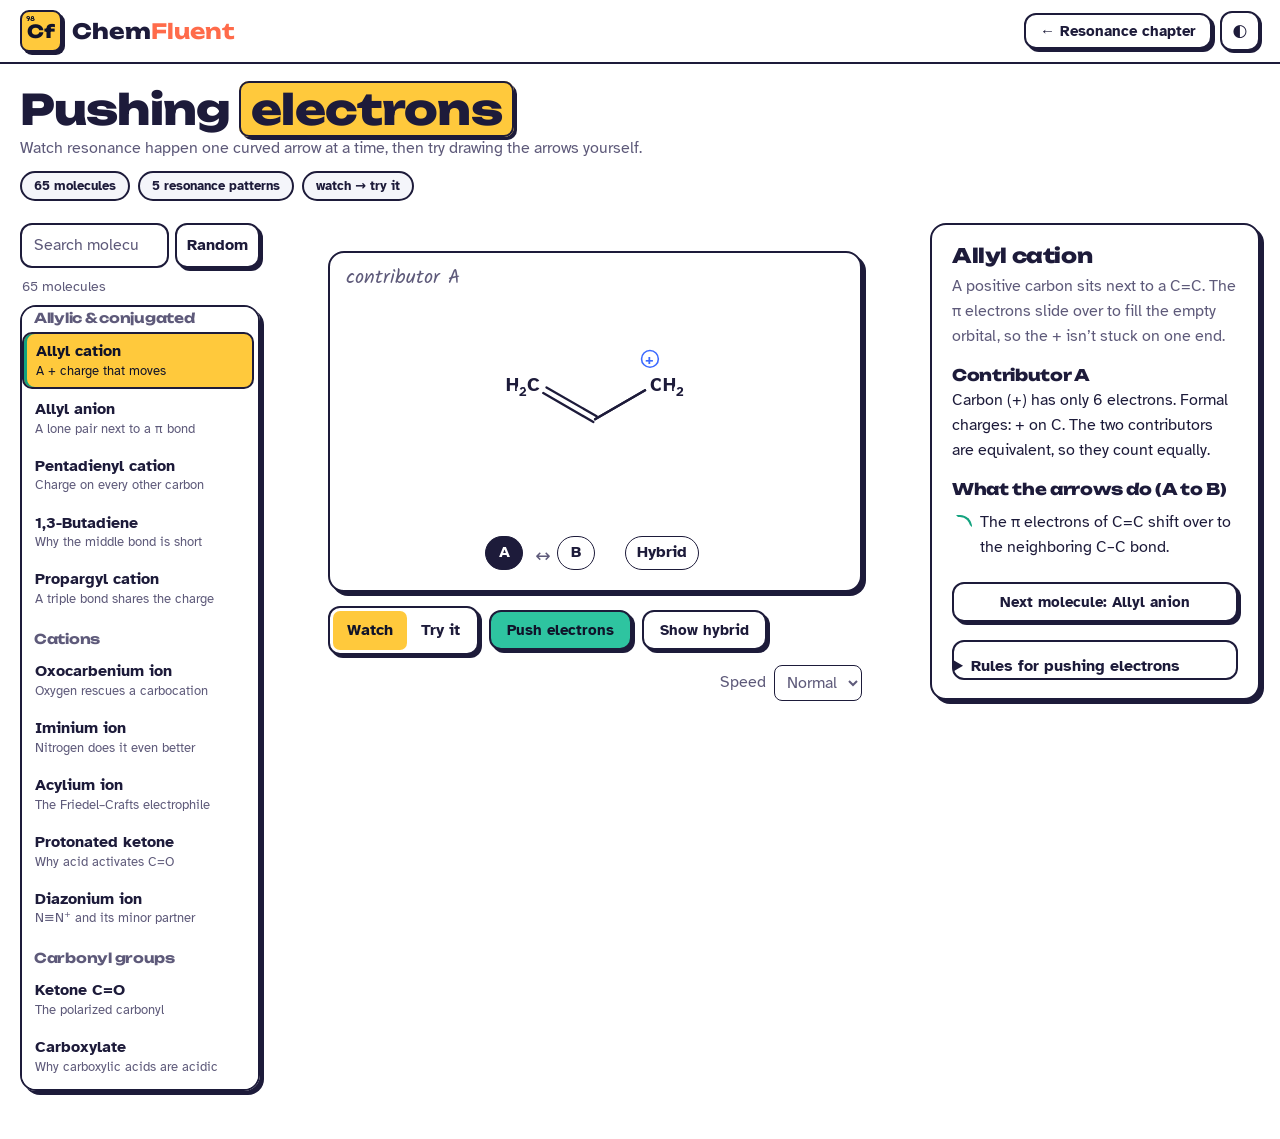
<file: resonance.html>
<!DOCTYPE html>
<html lang="en">
<head>
<meta charset="utf-8">
<meta name="viewport" content="width=device-width, initial-scale=1, viewport-fit=cover">
<title>Pushing electrons: resonance, animated</title>
<link rel="preconnect" href="https://fonts.googleapis.com">
<link rel="preconnect" href="https://fonts.gstatic.com" crossorigin>
<link href="https://fonts.googleapis.com/css2?family=Atkinson+Hyperlegible:wght@400;700&family=Kalam:wght@400;700&family=Unbounded:wght@600;800&display=swap" rel="stylesheet">
<link rel="stylesheet" href="hub.css?v=9">
<link rel="stylesheet" href="style.css?v=2">
<link rel="stylesheet" href="pe-skin.css?v=1">
<script>try{const t=localStorage.getItem('cf-theme');if(t)document.documentElement.dataset.theme=t}catch(e){}</script>
</head>
<body>
<div id="loadError" style="max-width:640px;margin:40px auto;padding:20px 24px;border:2px solid #C5352B;border-radius:12px;background:#fff;color:#1B2740;font-family:system-ui,sans-serif;line-height:1.5">
  <strong>The app files didn’t load.</strong>
  <p style="margin:8px 0 0">This page needs <code>style.css</code>, <code>engine.js</code>, <code>molecules.js</code> and <code>app.js</code> in the same folder. Unzip the whole project first (don’t open it from inside the zip), then open <code>index.html</code>. Or open <code>standalone.html</code>, which works on its own.</p>
</div>
<header class="top">
  <a class="logo" href="index.html#/"><span class="tile" aria-hidden="true"><small>98</small>Cf</span>Chem<b>Fluent</b></a>
  <div class="meta"><a class="btn" style="padding:7px 14px;box-shadow:3px 3px 0 var(--ink)" href="index.html#/ch/resonance">← Resonance chapter</a>
  <button class="iconbtn" id="themeBtn" aria-label="Toggle light and dark theme" onclick="const n=(document.documentElement.dataset.theme==='dark')?'light':'dark';document.documentElement.dataset.theme=n;try{localStorage.setItem('cf-theme',n)}catch(e){}">◐</button></div>
</header>
<div class="wrap">
  <header class="pe-h">
    <h1>Pushing <em>electrons</em></h1>
    <p>Watch resonance happen one curved arrow at a time, then try drawing the arrows yourself.</p>
    <div class="pe-chips"><span>65 molecules</span><span>5 resonance patterns</span><span>watch → try it</span></div>
  </header>
  <div class="app">
    <nav class="examples" aria-label="Molecules">
      <div class="nav-top">
        <input id="search" type="search" placeholder="Search molecules" aria-label="Search molecules">
        <button id="randBtn">Random</button>
      </div>
      <span id="countLabel"></span>
      <div id="exList"></div>
    </nav>
    <main>
      <div class="stage">
        <div class="stage-tag" id="stageTag"></div>
        <svg id="mol" viewBox="0 0 600 320" role="img" aria-label="Molecule with resonance arrows"></svg>
        <div class="forms" id="formPills"></div>
      </div>
      <div class="controls">
        <div class="seg" role="group" aria-label="Mode">
          <button data-mode="watch" aria-pressed="true">Watch</button>
          <button data-mode="try" aria-pressed="false">Try it</button>
        </div>
        <button class="btn primary" id="pushBtn">Push electrons</button>
        <button class="btn" id="hybridBtn" aria-pressed="false">Show hybrid</button>
        <label class="speed">Speed
          <select id="speedSel"><option value="1.8">Slow</option><option value="1" selected>Normal</option><option value="0.6">Fast</option></select>
        </label>
      </div>
      <div class="try" id="tryBox" hidden>
        <p id="tryMsg"></p>
        <button class="btn" id="hintBtn">Show me where to start</button>
      </div>
    </main>
    <aside class="notes">
      <h2 id="exName"></h2>
      <p id="exIntro"></p>
      <h3 id="formHead"></h3>
      <p id="formNote"></p>
      <div id="stepsSec">
        <h3 id="stepsHead">What the arrows do</h3>
        <ul id="steps"></ul>
        <p class="result" id="result"></p>
      </div>
      <button class="btn" id="nextBtn">Next molecule</button>
      <details>
        <summary>Rules for pushing electrons</summary>
        <ul>
          <li>Atoms never move. Only electrons do: lone pairs and π bonds.</li>
          <li>Single (σ) bonds stay put. They're the skeleton.</li>
          <li>An arrow starts at electrons and points to where they end up, either a new bond or a new lone pair.</li>
          <li>C, N and O can't go past eight electrons. If one arrow adds electrons to an atom, another arrow usually has to take some away.</li>
          <li>Total charge never changes. It only moves.</li>
          <li>No single structure is the real molecule. The real thing is the hybrid, a blend of all the contributors.</li>
          <li>The best contributors have full octets, the fewest charges, and any negative charge on the more electronegative atom.</li>
        </ul>
      </details>
    </aside>
  </div>
</div>
<script src="engine.js"></script>
<script src="molecules.js"></script>
<script src="app.js"></script>
</body>
</html>
</file>
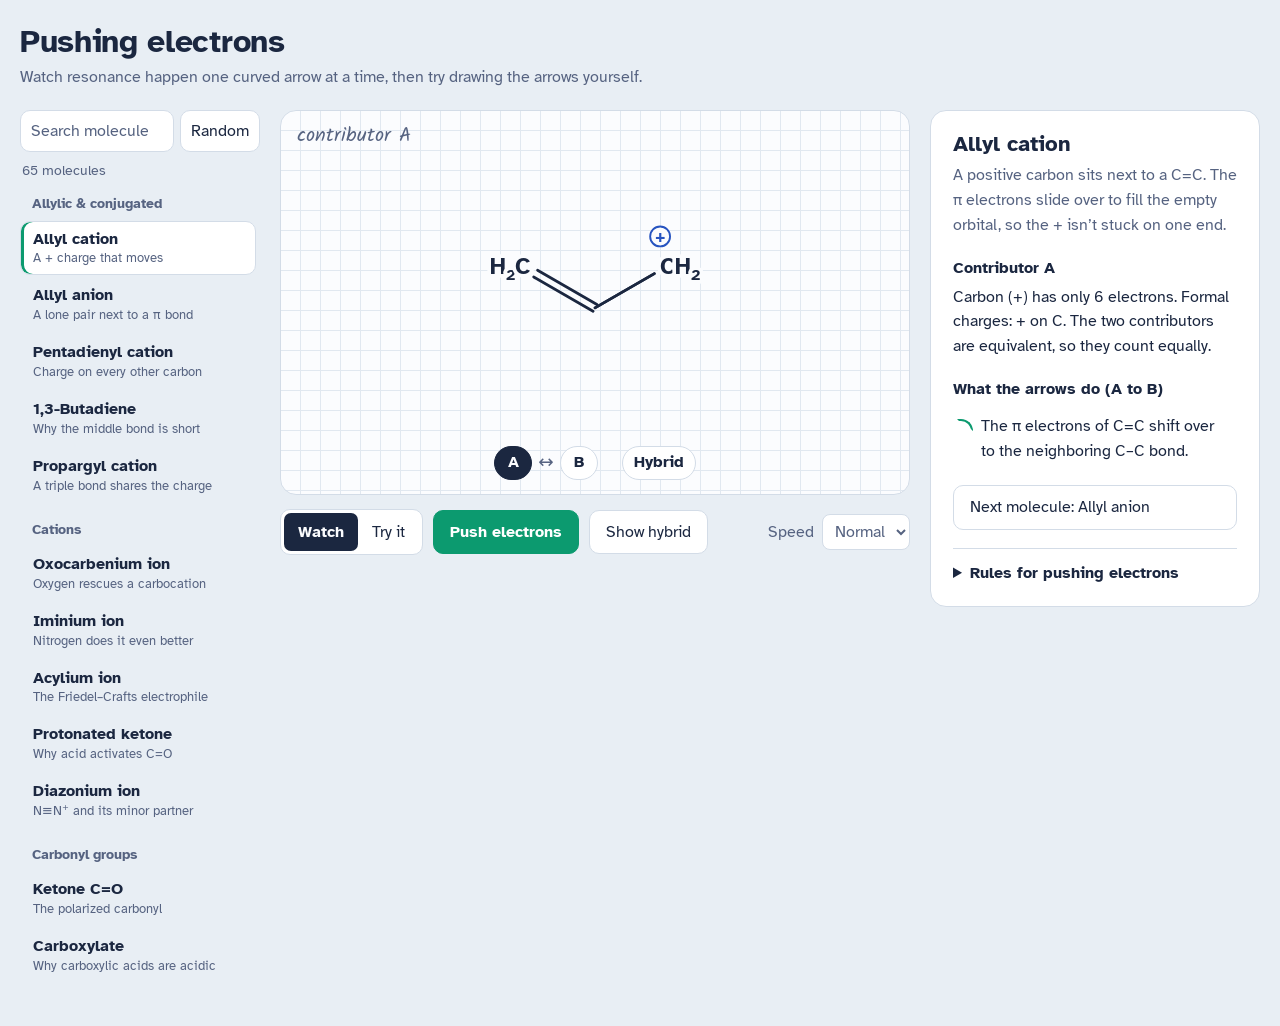
<file: standalone.html>
<!DOCTYPE html>
<html lang="en">
<head>
<meta charset="utf-8">
<meta name="viewport" content="width=device-width, initial-scale=1, viewport-fit=cover">
<title>Pushing electrons: resonance, animated</title>
<link rel="preconnect" href="https://fonts.googleapis.com">
<link rel="preconnect" href="https://fonts.gstatic.com" crossorigin>
<link href="https://fonts.googleapis.com/css2?family=Atkinson+Hyperlegible:wght@400;700&family=Kalam:wght@400;700&display=swap" rel="stylesheet">
<style>
/* Pushing electrons: styles */
:root{
  box-sizing:border-box;
  padding-top:env(safe-area-inset-top,0px);
  padding-bottom:env(safe-area-inset-bottom,0px);
  --bg:#E8EEF4; --paper:#FBFCFE; --panel:#FFFFFF; --grid:#E1E8F0;
  --ink:#1B2740; --muted:#566381; --line:#D3DCE7;
  --arrow:#0C9A6F; --on-arrow:#FFFFFF; --pos:#2754C0; --neg:#C5352B;
  --soft:#E3F4EE;
}
@media (prefers-color-scheme:dark){
  :root:not([data-theme="light"]){
    --bg:#0F141B; --paper:#151C25; --panel:#19212C; --grid:#1D2733;
    --ink:#E3EAF3; --muted:#95A3B8; --line:#2A3646;
    --arrow:#43D9A0; --on-arrow:#08231A; --pos:#7FA9FF; --neg:#FF8274; --soft:#173228;
  }
}
:root[data-theme="dark"]{
  --bg:#0F141B; --paper:#151C25; --panel:#19212C; --grid:#1D2733;
  --ink:#E3EAF3; --muted:#95A3B8; --line:#2A3646;
  --arrow:#43D9A0; --on-arrow:#08231A; --pos:#7FA9FF; --neg:#FF8274; --soft:#173228;
}
html{scroll-padding-top:env(safe-area-inset-top,0px)}
*,*::before,*::after{box-sizing:inherit}
body{margin:0;background:var(--bg);color:var(--ink);
  font-family:'Atkinson Hyperlegible',system-ui,-apple-system,'Segoe UI',Roboto,sans-serif;font-size:16px;line-height:1.55}
button,select,input{font:inherit;color:inherit}
:focus-visible{outline:3px solid var(--arrow);outline-offset:2px}
.wrap{max-width:1320px;margin:0 auto;padding:24px 20px 48px}
header{margin-bottom:20px;max-width:72ch}
h1{font-size:2rem;line-height:1.15;margin:0 0 4px;letter-spacing:-.01em}
header p{margin:0;color:var(--muted)}
.app{display:grid;grid-template-columns:240px minmax(0,1fr) 330px;gap:20px;align-items:start}

/* molecule list */
nav.examples{position:sticky;top:16px;display:flex;flex-direction:column;gap:8px;max-height:calc(100vh - 32px)}
.nav-top{display:flex;gap:6px;align-items:center}
#search{flex:1;min-width:0;border:1px solid var(--line);background:var(--panel);border-radius:10px;padding:8px 10px}
#search::placeholder{color:var(--muted)}
#randBtn{border:1px solid var(--line);background:var(--panel);border-radius:10px;padding:8px 10px;cursor:pointer;white-space:nowrap}
#countLabel{font-size:.85rem;color:var(--muted);margin:0 2px}
#exList{overflow-y:auto;display:flex;flex-direction:column;gap:2px;padding-right:4px;min-height:0}
.cat{font-size:.85rem;color:var(--muted);margin:14px 12px 4px;font-weight:700}
.cat:first-child{margin-top:4px}
.ex-btn{text-align:left;background:transparent;border:1px solid transparent;border-radius:10px;padding:7px 12px;cursor:pointer;line-height:1.3}
.ex-btn .name{display:block;font-weight:700}
.ex-btn small{display:block;color:var(--muted);font-size:.82rem;margin-top:1px}
.ex-btn:hover{background:var(--panel)}
.ex-btn[aria-current="true"]{background:var(--panel);border-color:var(--line);box-shadow:inset 3px 0 0 var(--arrow)}
.empty-nav{color:var(--muted);padding:8px 12px;margin:0}

/* stage */
.stage{position:relative;background-color:var(--paper);
  background-image:linear-gradient(var(--grid) 1px,transparent 1px),linear-gradient(90deg,var(--grid) 1px,transparent 1px);
  background-size:20px 20px;background-position:-1px -1px;border:1px solid var(--line);border-radius:16px;overflow:hidden}
#mol{display:block;width:100%;height:auto;transition:opacity .18s ease}
#mol.fade{opacity:0}
.stage-tag{position:absolute;top:10px;left:16px;font-family:Kalam,'Comic Sans MS',cursive;font-size:1.25rem;color:var(--muted);pointer-events:none}
.forms{display:flex;justify-content:center;align-items:center;gap:6px;flex-wrap:wrap;padding:0 12px 14px}
.pill{min-width:38px;height:34px;padding:0 11px;border-radius:17px;border:1.5px solid var(--line);background:var(--panel);cursor:pointer;font-weight:700}
.pill.minor{border-style:dashed}
.pill[aria-pressed="true"]{border-color:var(--ink);border-style:solid;background:var(--ink);color:var(--paper)}
.rarr{color:var(--muted);font-size:1.15rem}
.gap{width:12px}

.bond{stroke:var(--ink);stroke-width:2.6;stroke-linecap:round}
.bond.dash{stroke-dasharray:5 6}
.atom{font-size:22px;font-weight:700;fill:var(--ink);paint-order:stroke;stroke:var(--paper);stroke-width:7px;stroke-linejoin:round}
.lp circle{fill:var(--ink)}
.charge circle{fill:var(--paper);stroke-width:1.8}
.charge text{font-size:16px;font-weight:700;text-anchor:middle;dominant-baseline:central}
.charge.pos circle{stroke:var(--pos)} .charge.pos text{fill:var(--pos)}
.charge.neg circle{stroke:var(--neg)} .charge.neg text{fill:var(--neg)}
.delta{font-family:Kalam,cursive;font-size:21px;font-weight:700;text-anchor:middle;dominant-baseline:central}
.delta.pos{fill:var(--pos)} .delta.neg{fill:var(--neg)}
.shaft{fill:none;stroke:var(--arrow);stroke-width:2.5;stroke-linecap:round}
.head{fill:var(--arrow)}
.e{fill:var(--arrow);filter:drop-shadow(0 0 3px var(--arrow))}
.hit{cursor:pointer;fill:transparent;stroke:transparent}
.hit-line{stroke:transparent;stroke-width:20;stroke-linecap:round;cursor:pointer}
.hit:hover{stroke:var(--arrow);stroke-opacity:.25}
.hit-line:hover{stroke:var(--arrow);stroke-opacity:.14}
.sel-line{stroke:var(--arrow);stroke-opacity:.3;stroke-width:16;stroke-linecap:round}
.sel-dot{fill:var(--arrow);fill-opacity:.25;stroke:var(--arrow);stroke-width:2}
.pulse{fill:none;stroke:var(--arrow);stroke-width:2.5;animation:pulse 1.2s ease-out infinite;transform-box:fill-box;transform-origin:center}
@keyframes pulse{0%{opacity:1;transform:scale(.6)}100%{opacity:0;transform:scale(1.6)}}

/* controls */
.controls{display:flex;flex-wrap:wrap;gap:10px;align-items:center;margin-top:14px}
.seg{display:inline-flex;background:var(--panel);border:1px solid var(--line);border-radius:10px;padding:3px}
.seg button{border:0;background:transparent;padding:7px 14px;border-radius:7px;cursor:pointer}
.seg button[aria-pressed="true"]{background:var(--ink);color:var(--paper);font-weight:700}
.btn{border:1px solid var(--line);background:var(--panel);padding:9px 16px;border-radius:10px;cursor:pointer}
.btn[aria-pressed="true"]{border-color:var(--ink);box-shadow:inset 0 0 0 1px var(--ink);font-weight:700}
.btn.primary{background:var(--arrow);border-color:var(--arrow);color:var(--on-arrow);font-weight:700}
.btn:disabled{opacity:.45;cursor:not-allowed}
.speed{margin-left:auto;color:var(--muted);display:flex;gap:8px;align-items:center}
.speed select{background:var(--panel);border:1px solid var(--line);border-radius:8px;padding:6px 8px}
.try{margin-top:12px;background:var(--panel);border:1px solid var(--line);border-radius:12px;padding:12px 14px;display:flex;gap:12px;align-items:center;flex-wrap:wrap}
.try[hidden]{display:none}
.try p{margin:0;flex:1 1 260px}
.try p.good{color:var(--arrow);font-weight:700}
.try p.bad{color:var(--neg)}

/* notes */
aside.notes{background:var(--panel);border:1px solid var(--line);border-radius:16px;padding:20px 22px}
aside h2{font-size:1.4rem;margin:0 0 6px;line-height:1.2}
aside h3{font-size:1rem;margin:18px 0 4px}
aside p{margin:0 0 8px}
#exIntro{color:var(--muted)}
#steps{list-style:none;margin:6px 0 0;padding:0}
#steps li{position:relative;padding:6px 6px 6px 28px;border-radius:8px;transition:background .2s}
#steps li::before{content:"";position:absolute;left:4px;top:11px;width:16px;height:12px;border:2.5px solid var(--arrow);border-color:var(--arrow) var(--arrow) transparent transparent;border-radius:0 12px 0 0}
#steps li.active{background:var(--soft)}
#steps li.empty{color:var(--muted);padding-left:0}
#steps li.empty::before{display:none}
.result{margin-top:10px!important;padding:10px 12px;border-left:3px solid var(--arrow);background:var(--soft);border-radius:0 8px 8px 0}
.result:empty{display:none}
#nextBtn{width:100%;margin-top:16px;text-align:left}
details{margin-top:18px;border-top:1px solid var(--line);padding-top:12px}
summary{cursor:pointer;font-weight:700}
details ul{padding-left:18px;margin:8px 0 0}
details li{margin-bottom:6px}

@media (max-width:1100px){
  .app{grid-template-columns:minmax(0,1fr) 320px}
  nav.examples{grid-column:1 / -1;position:static;max-height:none}
  #exList{max-height:220px;background:var(--panel);border:1px solid var(--line);border-radius:12px;padding:4px}
}
@media (max-width:760px){
  .app{grid-template-columns:minmax(0,1fr)}
  h1{font-size:1.6rem}
  .speed{margin-left:0}
  .stage-tag{font-size:1.05rem}
}
@media (prefers-reduced-motion:reduce){.pulse{animation:none;opacity:.8}}
</style>
</head>
<body>
<div class="wrap">
  <header>
    <h1>Pushing electrons</h1>
    <p>Watch resonance happen one curved arrow at a time, then try drawing the arrows yourself.</p>
  </header>
  <div class="app">
    <nav class="examples" aria-label="Molecules">
      <div class="nav-top">
        <input id="search" type="search" placeholder="Search molecules" aria-label="Search molecules">
        <button id="randBtn">Random</button>
      </div>
      <span id="countLabel"></span>
      <div id="exList"></div>
    </nav>
    <main>
      <div class="stage">
        <div class="stage-tag" id="stageTag"></div>
        <svg id="mol" viewBox="0 0 600 320" role="img" aria-label="Molecule with resonance arrows"></svg>
        <div class="forms" id="formPills"></div>
      </div>
      <div class="controls">
        <div class="seg" role="group" aria-label="Mode">
          <button data-mode="watch" aria-pressed="true">Watch</button>
          <button data-mode="try" aria-pressed="false">Try it</button>
        </div>
        <button class="btn primary" id="pushBtn">Push electrons</button>
        <button class="btn" id="hybridBtn" aria-pressed="false">Show hybrid</button>
        <label class="speed">Speed
          <select id="speedSel"><option value="1.8">Slow</option><option value="1" selected>Normal</option><option value="0.6">Fast</option></select>
        </label>
      </div>
      <div class="try" id="tryBox" hidden>
        <p id="tryMsg"></p>
        <button class="btn" id="hintBtn">Show me where to start</button>
      </div>
    </main>
    <aside class="notes">
      <h2 id="exName"></h2>
      <p id="exIntro"></p>
      <h3 id="formHead"></h3>
      <p id="formNote"></p>
      <div id="stepsSec">
        <h3 id="stepsHead">What the arrows do</h3>
        <ul id="steps"></ul>
        <p class="result" id="result"></p>
      </div>
      <button class="btn" id="nextBtn">Next molecule</button>
      <details>
        <summary>Rules for pushing electrons</summary>
        <ul>
          <li>Atoms never move. Only electrons do: lone pairs and π bonds.</li>
          <li>Single (σ) bonds stay put. They're the skeleton.</li>
          <li>An arrow starts at electrons and points to where they end up, either a new bond or a new lone pair.</li>
          <li>C, N and O can't go past eight electrons. If one arrow adds electrons to an atom, another arrow usually has to take some away.</li>
          <li>Total charge never changes. It only moves.</li>
          <li>No single structure is the real molecule. The real thing is the hybrid, a blend of all the contributors.</li>
          <li>The best contributors have full octets, the fewest charges, and any negative charge on the more electronegative atom.</li>
        </ul>
      </details>
    </aside>
  </div>
</div>
<script>
/* Pushing electrons: chemistry engine.
   Builds every resonance contributor by applying curved arrows to the first structure,
   then computes lone pairs, formal charges, layout and major/minor ranking. */

const BL = 70;
const ELS = {H:[1,2.20,'hydrogen'],C:[4,2.55,'carbon'],N:[5,3.04,'nitrogen'],O:[6,3.44,'oxygen'],S:[6,2.58,'sulfur'],P:[5,2.19,'phosphorus'],Cl:[7,3.16,'chlorine'],Br:[7,2.96,'bromine'],F:[7,3.98,'fluorine']};
const bkey = (a,b) => a < b ? a + '-' + b : b + '-' + a;
const R2D = Math.PI/180;

/* ---------- simulator ---------- */
function parseArrow(s) {
  const [f, t] = s.split('>');
  const side = x => x.includes('-') ? {bond: bkey(...x.split('-'))} : {atom: x};
  const from = side(f), to = side(t);
  if (from.atom) { from.lp = from.atom; delete from.atom; }
  return {from, to};
}
function reverseArrow(a) {
  if (a.from.lp) return {from: {bond: a.to.bond}, to: {atom: a.from.lp}};
  if (a.to.atom) return {from: {lp: a.to.atom}, to: {bond: a.from.bond}};
  return {from: {bond: a.to.bond}, to: {bond: a.from.bond}};
}
function bondSum(P, f, id) { let s = 0; for (const k in P.bonds) { const b = P.bonds[k]; if (b.a === id || b.b === id) s += f.bonds[k]; } return s; }
function electrons(P, f, id) { const A = P.atoms[id]; return 2*f.lp[id] + 2*(bondSum(P, f, id) + A.h); }
function applyArrows(P, f, arrows, errs, label) {
  const g = {bonds: {...f.bonds}, lp: {...f.lp}, q: {}};
  for (const a of arrows) {
    if (a.from.lp) { if (g.lp[a.from.lp] < 1) errs.push(`${label}: no lone pair on ${a.from.lp}`); g.lp[a.from.lp]--; }
    else { if (!(a.from.bond in g.bonds)) errs.push(`${label}: no bond ${a.from.bond}`); if (g.bonds[a.from.bond] < 2) errs.push(`${label}: ${a.from.bond} has no π bond`); g.bonds[a.from.bond]--; }
    if (a.to.bond) { if (!(a.to.bond in g.bonds)) errs.push(`${label}: no bond ${a.to.bond}`); g.bonds[a.to.bond]++; }
    else g.lp[a.to.atom]++;
  }
  for (const id in P.atoms) {
    const A = P.atoms[id];
    const q = ELS[A.el][0] - 2*g.lp[id] - bondSum(P, g, id) - A.h;
    if (q) g.q[id] = q;
  }
  return g;
}
const sameForm = (P, f, g) => Object.keys(P.bonds).every(k => f.bonds[k] === g.bonds[k]) && Object.keys(P.atoms).every(k => f.lp[k] === g.lp[k]);

function normA(a) { a %= 360; return a < 0 ? a + 360 : a; }
function spread(blocked, n) {
  if (!n) return [];
  if (!blocked.length) return Array.from({length: n}, (_, i) => normA(-90 + 360*i/n));
  const b = [...new Set(blocked.map(x => Math.round(normA(x))))].sort((x, y) => x - y);
  const gaps = b.map((s, i) => ({s, size: (i+1 < b.length ? b[i+1] : b[0] + 360) - s, m: 0}));
  for (let k = 0; k < n; k++) { let best = gaps[0]; for (const g of gaps) if (g.size/(g.m+1) > best.size/(best.m+1) + 1e-6) best = g; best.m++; }
  const out = [];
  for (const g of gaps) for (let j = 1; j <= g.m; j++) out.push(Math.round(normA(g.s + g.size*j/(g.m+1))));
  return out;
}

function prep(raw) {
  if (raw._p) return raw._p;
  const errs = [];
  const P = {raw, name: raw.n, cat: raw.c, blurb: raw.b, intro: raw.i, hybrid: raw.h, atoms: {}, bonds: {}, centers: {}, errs};
  // coordinates
  for (const id in raw.atoms) {
    const s = raw.atoms[id];
    let x, y, label, o;
    if (typeof s[0] === 'number') { [x, y, label, o] = s; }
    else { const r = P.atoms[s[0]]; const t = s[1]*R2D, l = BL*((s[3] && s[3].len) || 1); x = r.x + l*Math.cos(t); y = r.y + l*Math.sin(t); label = s[2]; o = s[3]; }
    o = o || {};
    let el = o.el, h = o.h;
    if (label === 'H') { el = 'H'; h = 0; }
    if (el === undefined) el = label ? label.replace(/H\d*/g, '') : 'C';
    if (h === undefined) { if (label) { h = 0; label.replace(/H(\d*)/g, (m, d) => { h += d ? +d : 1; }); } else h = null; }
    let anchor = o.a;
    if (!anchor) anchor = (label && label.length > 1 && label !== el) ? (label[0] === 'H' ? 'end' : 'start') : 'middle';
    if (!ELS[el]) errs.push('unknown element ' + el);
    P.atoms[id] = {id, x, y, label, el, h, anchor, qa: o.qa};
  }
  for (const s of raw.bonds.trim().split(/\s+/)) {
    const [pair, c] = s.split('@'); const [a, b] = pair.split('-');
    if (!P.atoms[a] || !P.atoms[b]) errs.push('bad bond ' + s);
    P.bonds[bkey(a, b)] = {a, b, c: c || null};
  }
  // fit into view
  let x0 = 1e9, x1 = -1e9, y0 = 1e9, y1 = -1e9;
  for (const id in P.atoms) {
    const A = P.atoms[id], w = A.label ? A.label.length*12 : 0;
    const l = A.anchor === 'end' ? A.x - w : A.x - 10, r = A.anchor === 'start' ? A.x + w : A.x + 10;
    x0 = Math.min(x0, l - 26); x1 = Math.max(x1, r + 26); y0 = Math.min(y0, A.y - 34); y1 = Math.max(y1, A.y + 34);
  }
  const sc = Math.min(1.15, 540/(x1 - x0), 255/(y1 - y0)), cx = (x0 + x1)/2, cy = (y0 + y1)/2;
  for (const id in P.atoms) { const A = P.atoms[id]; A.x = 300 + (A.x - cx)*sc; A.y = 168 + (A.y - cy)*sc; }
  for (const k in (raw.centers || {})) { const c = raw.centers[k]; P.centers[k] = {x: 300 + (c.x - cx)*sc, y: 168 + (c.y - cy)*sc}; }
  // first form
  const f0 = {bonds: {}, q: {...(raw.q || {})}, lp: {}};
  for (const k in P.bonds) f0.bonds[k] = 1;
  for (const s of (raw.d || '').split(/\s+/).filter(Boolean)) { const k = bkey(...s.split('-')); if (!(k in f0.bonds)) errs.push('bad double ' + s); f0.bonds[k] = 2; }
  for (const s of (raw.t || '').split(/\s+/).filter(Boolean)) { const k = bkey(...s.split('-')); if (!(k in f0.bonds)) errs.push('bad triple ' + s); f0.bonds[k] = 3; }
  for (const id in P.atoms) {
    const A = P.atoms[id], q = f0.q[id] || 0, bs = bondSum(P, f0, id);
    if (A.h === null) A.h = 4 - bs - (q ? 1 : 0);
    const lp = (ELS[A.el][0] - q - bs - A.h)/2;
    if (lp < 0 || lp !== Math.floor(lp)) errs.push(`bad lone pairs on ${id}: ${lp}`);
    f0.lp[id] = lp;
  }
  // forms via electron pushing
  let steps = raw.steps.map(s => s.trim().split(/\s+/).map(parseArrow));
  if (steps.length === 1) steps.push(steps[0].map(reverseArrow).reverse());
  const forms = [f0];
  steps.forEach((arrows, i) => {
    const g = applyArrows(P, forms[i], arrows, errs, `${raw.n} step ${i+1}`);
    if (i === steps.length - 1) { if (!sameForm(P, g, f0)) errs.push(`${raw.n}: cycle does not close`); }
    else forms.push(g);
  });
  // octet check
  forms.forEach((f, i) => { for (const id in P.atoms) { const A = P.atoms[id]; if ('CNO'.includes(A.el) && A.el.length === 1 && electrons(P, f, id) > 8) errs.push(`${raw.n} form ${i}: ${id} exceeds octet`); } });
  // lone pair angles & charge positions
  const blocked = {};
  for (const id in P.atoms) {
    const A = P.atoms[id], bl = [];
    for (const k in P.bonds) { const b = P.bonds[k]; if (b.a === id || b.b === id) { const o = P.atoms[b.a === id ? b.b : b.a]; bl.push(Math.atan2(o.y - A.y, o.x - A.x)/R2D); } }
    if (A.anchor === 'start') bl.push(0); if (A.anchor === 'end') bl.push(180);
    blocked[id] = bl;
  }
  const lpCache = {};
  const lpAngles = (id, n) => { const k = id + ':' + n; return lpCache[k] || (lpCache[k] = spread(blocked[id], n)); };
  forms.forEach(f => { f.lpA = {}; for (const id in P.atoms) f.lpA[id] = lpAngles(id, f.lp[id]); });
  for (const id in P.atoms) {
    const A = P.atoms[id];
    if (A.qa !== undefined) continue;
    const all = new Set(); forms.forEach(f => f.lpA[id].forEach(a => all.add(a)));
    A.qa = spread(blocked[id].concat([...all]), 1)[0];
  }
  // ranking
  forms.forEach(f => {
    let def = 0, chg = 0, en = 0, big = 0;
    for (const id in P.atoms) {
      const A = P.atoms[id], q = f.q[id] || 0, E = ELS[A.el];
      if ('CNO'.includes(A.el) && A.el.length === 1 && electrons(P, f, id) < 8) def++;
      chg += Math.abs(q); if (Math.abs(q) >= 2) big++;
      if (q < 0) en += (3.44 - E[1])*(-q)*2; if (q > 0) en += (E[1] - 2.55)*q*2;
    }
    f.def = def; f.chg = chg; f.en = en; f.score = 100*def + 10*chg + 15*big + en;
  });
  const best = Math.min(...forms.map(f => f.score));
  const allEq = forms.every(f => f.score - best < 0.3);
  forms.forEach((f, i) => {
    f.name = String.fromCharCode(65 + i);
    f.tag = allEq ? 'equal' : (f.score - best < 0.3 ? 'major' : 'minor');
    if (raw.tags) f.tag = raw.tags[i] === 'M' ? 'major' : raw.tags[i] === 'm' ? 'minor' : 'equal';
  });
  P.forms = forms;
  P.steps = steps;
  return P;
}


/* Pushing electrons: molecule data.
   Each entry gives the first structure and the arrows; engine.js derives the rest.
   See README.md for the format. */

function ring(pre, n, start, labels = {}) {
  const R = BL / (2*Math.sin(Math.PI/n));
  const atoms = {}, bonds = [];
  for (let i = 0; i < n; i++) {
    const t = (start + 360*i/n) * R2D;
    atoms[pre+i] = [R*Math.cos(t), R*Math.sin(t), labels[i] || ''];
    bonds.push(`${pre}${i}-${pre}${(i+1)%n}@${pre}`);
  }
  return {atoms, bonds: bonds.join(' '), centers: {[pre]: {x:0, y:0}}};
}

function annulene(n, sign) {
  const R = ring('r', n, -90);
  const d = [];
  for (let j = 1; j+1 < n; j += 2) d.push(`r${j}-r${j+1}`);
  const steps = [];
  let k = 0;
  for (let s = 0; s < n; s++) {
    const a = k, b = (k+1)%n, c = (k+2)%n;
    steps.push(sign < 0 ? `r${a}>r${a}-r${b} r${b}-r${c}>r${c}` : `r${b}-r${c}>r${a}-r${b}`);
    k = c;
  }
  return {atoms: R.atoms, bonds: R.bonds, centers: R.centers, d: d.join(' '), q: {r0: sign}, steps};
}

const K1 = 'c0-c1 c2-c3 c4-c5';
const KSHIFT = 'c0-c5>c0-c1 c1-c2>c2-c3 c3-c4>c4-c5';
const donorSteps = D => [`${D}>${D}-c0 c0-c1>c1`, 'c1>c1-c2 c2-c3>c3', 'c3>c3-c4 c4-c5>c5', `c5>c0-c5 ${D}-c0>${D}`, KSHIFT];
const accSteps = (X, Y) => [`c0-c1>c0-${X}` + (Y ? ` ${X}-${Y}>${Y}` : ''), 'c2-c3>c1-c2', 'c4-c5>c3-c4', (Y ? `${Y}>${X}-${Y} ` : '') + `c0-${X}>c0-c5`, KSHIFT];

function benz(extraAtoms, extraBonds, rest) {
  const R = ring('c', 6, -90);
  return Object.assign({atoms: Object.assign({}, R.atoms, extraAtoms), bonds: R.bonds + ' ' + extraBonds, centers: R.centers, d: K1 + (rest.d ? ' ' + rest.d : '')}, rest, {d: K1 + (rest.d ? ' ' + rest.d : '')});
}

/* ---------- the molecules ---------- */
const EX = [
/* ===== Allylic & conjugated ===== */
{n:'Allyl cation', c:'Allylic & conjugated', b:'A + charge that moves',
 i:'A positive carbon sits next to a C=C. The π electrons slide over to fill the empty orbital, so the + isn\u2019t stuck on one end.',
 h:'Each end carries about half a + charge, and both C\u2013C bonds are 1\u00BD bonds. Spreading the charge is why allylic cations form so easily (think SN1 at allylic positions).',
 atoms:{a:[0,0,'H2C'],b:['a',30,''],c:['b',-30,'CH2']}, bonds:'a-b b-c', d:'a-b', q:{c:1}, steps:['a-b>b-c']},
{n:'Allyl anion', c:'Allylic & conjugated', b:'A lone pair next to a π bond',
 i:'A carbanion next to a C=C. The lone pair can become a π bond, pushing the old π electrons to the far end.',
 h:'The negative charge is shared by both ends; the middle carbon never carries it. That spacing (ends only) is the signature of allylic systems.',
 atoms:{a:[0,0,'H2C'],b:['a',30,''],c:['b',-30,'CH2']}, bonds:'a-b b-c', d:'a-b', q:{c:-1}, steps:['c>b-c a-b>a']},
{n:'Pentadienyl cation', c:'Allylic & conjugated', b:'Charge on every other carbon',
 i:'Two C=C bonds conjugated with a carbocation. The + hops two carbons at a time.',
 h:'The + is spread over C1, C3 and C5, never on C2 or C4. More conjugation means more delocalization and a more stable cation.',
 atoms:{a:[0,0,'H2C'],b:['a',30,''],c:['b',-30,''],d2:['c',30,''],e:['d2',-30,'CH2']}, bonds:'a-b b-c c-d2 d2-e', d:'b-c d2-e', q:{a:1},
 steps:['b-c>a-b','d2-e>c-d2','c-d2>d2-e a-b>b-c']},
{n:'1,3-Butadiene', c:'Allylic & conjugated', b:'Why the middle bond is short',
 i:'No charges to start with. Pushing electrons creates a charge-separated structure, a small but real contributor.',
 h:'The C2\u2013C3 bond has a little double-bond character, so it\u2019s shorter than a normal single bond (1.47 vs 1.54 \u00C5). That\u2019s the conjugation you\u2019ll see in UV spectra and Diels\u2013Alder reactions.',
 atoms:{a:[0,0,'H2C'],b:['a',30,''],c:['b',-30,''],d2:['c',30,'CH2']}, bonds:'a-b b-c c-d2', d:'a-b c-d2', steps:['a-b>b-c c-d2>d2']},
{n:'Propargyl cation', c:'Allylic & conjugated', b:'A triple bond shares the charge',
 i:'A carbocation next to a C\u2261C. One of the triple bond\u2019s π bonds can move over, giving an allene-type cation.',
 h:'The + is split between the CH\u2082 end and the far CH end. The same kind of resonance explains how propargyl and allenyl products interconvert.',
 atoms:{a:[0,0,'HC'],b:['a',0,'C'],c:['b',0,'CH2']}, bonds:'a-b b-c', t:'a-b', q:{c:1}, steps:['a-b>b-c']},

/* ===== Carbocations ===== */
{n:'Oxocarbenium ion', c:'Cations', b:'Oxygen rescues a carbocation',
 i:'A carbocation next to an oxygen. The oxygen\u2019s lone pair fills the empty orbital.',
 h:'The O=C form is major because every atom has an octet, even though the + ends up on oxygen. These ions show up in acetal formation and sugar chemistry.',
 atoms:{a:[0,0,'H2C'],o:['a',30,'O'],m:['o',-30,'CH3']}, bonds:'a-o o-m', d:'a-o', q:{o:1}, steps:['a-o>o']},
{n:'Iminium ion', c:'Cations', b:'Nitrogen does it even better',
 i:'Nitrogen is a better lone-pair donor than oxygen, so iminium ions are quite stable.',
 h:'Mostly C=N\u207A with some carbocation character at carbon. That carbon is where nucleophiles attack (reductive amination, Mannich reaction).',
 atoms:{a:[0,0,'H2C'],n:['a',30,'N'],m1:['n',-30,'CH3'],m2:['n',90,'CH3']}, bonds:'a-n n-m1 n-m2', d:'a-n', q:{n:1}, steps:['a-n>n']},
{n:'Acylium ion', c:'Cations', b:'The Friedel\u2013Crafts electrophile',
 i:'The acylium ion from Friedel\u2013Crafts acylation. The triple-bonded form looks odd but has octets everywhere.',
 h:'The C\u2261O\u207A form dominates, which is why acylium ions don\u2019t rearrange like ordinary carbocations. The electrophile is still the carbon.',
 atoms:{m:[0,0,'H3C'],c:['m',0,'C'],o:['c',0,'O']}, bonds:'m-c c-o', t:'c-o', q:{o:1}, steps:['c-o>o']},
{n:'Protonated ketone', c:'Cations', b:'Why acid activates C=O',
 i:'Adding H\u207A to a carbonyl oxygen. Push the C=O π bond onto oxygen and a carbocation appears.',
 h:'The minor carbocation form shows why acid catalysis works: protonation makes the carbonyl carbon much more electrophilic.',
 atoms:{m1:[0,0,'H3C'],c:['m1',-30,'C'],m2:['c',30,'CH3'],o:['c',-90,'OH']}, bonds:'m1-c c-m2 c-o', d:'c-o', q:{o:1}, steps:['c-o>o']},
{n:'Diazonium ion', c:'Cations', b:'N\u2261N\u207A and its minor partner',
 i:'Diazonium ions are famous leaving groups. The minor contributor puts the + on the terminal nitrogen.',
 h:'Mostly N\u2261N\u207A. Losing N\u2082 gas is so favorable that diazonium ions are great for making aryl halides, phenols and azo dyes.',
 atoms:{m:[0,0,'H3C'],n1:['m',0,'N'],n2:['n1',0,'N']}, bonds:'m-n1 n1-n2', t:'n1-n2', q:{n1:1}, steps:['n1-n2>n1']},

/* ===== Carbonyl groups ===== */
{n:'Ketone C=O', c:'Carbonyl groups', b:'The polarized carbonyl',
 i:'Acetone. Even a neutral carbonyl has a charge-separated contributor.',
 h:'The C=O is polarized: \u03B4+ carbon, \u03B4\u2212 oxygen. That\u2019s why nucleophiles attack the carbon of every carbonyl.',
 atoms:{m1:[0,0,'H3C'],c:['m1',-30,'C'],m2:['c',30,'CH3'],o:['c',-90,'O']}, bonds:'m1-c c-m2 c-o', d:'c-o', steps:['c-o>o']},
{n:'Carboxylate', c:'Carbonyl groups', b:'Why carboxylic acids are acidic',
 i:'Acetate, formed when acetic acid loses H\u207A. Where does the negative charge go?',
 h:'Both C\u2013O bonds are identical (about 1.26 \u00C5) and each oxygen holds half the charge. That stabilization makes carboxylic acids about 10\u00B9\u00B9 times more acidic than alcohols.',
 atoms:{m:[0,0,'H3C'],c:['m',-30,'C'],o1:['c',-90,'O'],o2:['c',30,'O']}, bonds:'m-c c-o1 c-o2', d:'c-o1', q:{o2:-1}, steps:['o2>c-o2 c-o1>o1']},
{n:'Carboxylic acid', c:'Carbonyl groups', b:'OH donates into C=O',
 i:'The OH oxygen can donate a lone pair into the carbonyl, even before the proton leaves.',
 h:'A small contribution, but it lowers the carbonyl\u2019s reactivity compared with a ketone.',
 atoms:{m:[0,0,'H3C'],c:['m',-30,'C'],o1:['c',-90,'O'],o2:['c',30,'OH']}, bonds:'m-c c-o1 c-o2', d:'c-o1', steps:['o2>c-o2 c-o1>o1']},
{n:'Ester', c:'Carbonyl groups', b:'Less reactive than ketones',
 i:'Methyl acetate. The ether-type oxygen donates into the C=O.',
 h:'The donation makes the carbonyl carbon less electrophilic, which is why esters react more slowly with nucleophiles than aldehydes or ketones.',
 atoms:{m:[0,0,'H3C'],c:['m',-30,'C'],o1:['c',-90,'O'],o2:['c',30,'O'],m2:['o2',-30,'CH3']}, bonds:'m-c c-o1 c-o2 o2-m2', d:'c-o1', steps:['o2>c-o2 c-o1>o1']},
{n:'Amide', c:'Carbonyl groups', b:'The lone pair that isn\u2019t free',
 i:'Nitrogen is a strong donor, so an amide\u2019s lone pair is pulled well into the carbonyl.',
 h:'The C\u2013N bond has partial double-bond character. Amides are flat, the C\u2013N bond doesn\u2019t rotate freely, and amide nitrogens are barely basic. This is why proteins have rigid peptide bonds.',
 atoms:{m:[0,0,'H3C'],c:['m',-30,'C'],o:['c',-90,'O'],n:['c',30,'NH2']}, bonds:'m-c c-o c-n', d:'c-o', steps:['n>c-n c-o>o']},
{n:'Acid chloride', c:'Carbonyl groups', b:'A donor that barely donates',
 i:'Chlorine has lone pairs, but its large 3p orbitals overlap poorly with carbon\u2019s 2p.',
 h:'The Cl\u207A contributor is very minor. Little donation plus a great leaving group makes acid chlorides the most reactive carboxylic acid derivatives.',
 atoms:{m:[0,0,'H3C'],c:['m',-30,'C'],o:['c',-90,'O'],cl:['c',30,'Cl']}, bonds:'m-c c-o c-cl', d:'c-o', steps:['cl>c-cl c-o>o']},
{n:'Enone', c:'Carbonyl groups', b:'The Michael acceptor',
 i:'A C=C conjugated with C=O. The carbonyl pulls electrons all the way from the far carbon.',
 h:'The \u03B2-carbon (end of the C=C) is \u03B4+. That\u2019s why soft nucleophiles add there in conjugate (Michael) additions.',
 atoms:{m:[0,0,'H3C'],c:['m',-30,'C'],o:['c',-90,'O'],ca:['c',30,''],cb:['ca',-30,'CH2']}, bonds:'m-c c-o c-ca ca-cb', d:'c-o ca-cb', steps:['c-o>o ca-cb>c-ca']},
{n:'Enaminone', c:'Carbonyl groups', b:'Push meets pull',
 i:'A donor (N) and an acceptor (C=O) at opposite ends of a C=C. Electrons flow all the way across.',
 h:'Strong push\u2013pull makes the C=C partly single and the C=O partly single. These \u201Cvinylogous amides\u201D behave a lot like amides.',
 atoms:{n:[0,0,'N'],nm1:['n',210,'H3C'],nm2:['n',90,'CH3'],ca:['n',-30,''],cb:['ca',30,''],c:['cb',-30,'C'],o:['c',-90,'O'],m:['c',30,'CH3']},
 bonds:'n-nm1 n-nm2 n-ca ca-cb cb-c c-o c-m', d:'ca-cb c-o', steps:['n>n-ca ca-cb>cb-c c-o>o']},
{n:'Urea', c:'Carbonyl groups', b:'Two nitrogens take turns',
 i:'Either nitrogen can donate into the carbonyl, giving two equivalent charge-separated contributors.',
 h:'Both C\u2013N bonds have partial double-bond character and the oxygen is quite electron-rich, which makes urea a strong hydrogen-bond acceptor.',
 atoms:{c:[0,0,'C'],o:['c',-90,'O'],n1:['c',150,'H2N'],n2:['c',30,'NH2']}, bonds:'c-o c-n1 c-n2', d:'c-o',
 steps:['n1>c-n1 c-o>o','n2>c-n2 c-n1>n1','o>c-o c-n2>n2']},
{n:'Carbonate ion', c:'Carbonyl groups', b:'Three oxygens, one double bond',
 i:'Three oxygens share one π bond and two negative charges.',
 h:'All three C\u2013O bonds are identical (1\u2153 bonds) and each oxygen carries \u2154 of a negative charge.',
 atoms:{c:[0,0,'C'],o1:['c',-90,'O'],o2:['c',150,'O'],o3:['c',30,'O']}, bonds:'c-o1 c-o2 c-o3', d:'c-o1', q:{o2:-1,o3:-1},
 steps:['o2>c-o2 c-o1>o1','o3>c-o3 c-o2>o2','o1>c-o1 c-o3>o3']},
{n:'Guanidinium ion', c:'Carbonyl groups', b:'The arginine side chain',
 i:'Three nitrogens around one carbon share a + charge. This is the side chain of arginine.',
 h:'The + is spread over all three nitrogens, which makes guanidine one of the strongest neutral organic bases (conjugate acid pKa \u2248 13.6).',
 atoms:{c:[0,0,'C'],n1:['c',-90,'NH2'],n2:['c',150,'H2N'],n3:['c',30,'NH2']}, bonds:'c-n1 c-n2 c-n3', d:'c-n1', q:{n1:1},
 steps:['n2>c-n2 c-n1>n1','n3>c-n3 c-n2>n2','n1>c-n1 c-n3>n3']},
{n:'Ketene', c:'Carbonyl groups', b:'A carbonyl with a C=C attached',
 i:'Ketenes have two cumulated double bonds. Pushing electrons reveals a nucleophilic carbon.',
 h:'The terminal CH\u2082 carbon is \u03B4\u2212 and the central carbon is very electrophilic. That\u2019s why ketenes react fast with water, alcohols and amines.',
 atoms:{a:[0,0,'H2C'],c:['a',0,'C'],o:['c',0,'O']}, bonds:'a-c c-o', d:'a-c c-o', steps:['o>c-o a-c>a']},

/* ===== Enolates & donors on C=C ===== */
{n:'Enolate', c:'Enolates & donors', b:'One ion, two reactive sites',
 i:'Remove a proton next to a C=O and you get an enolate. The negative charge is shared by oxygen and carbon.',
 h:'Charge mostly on O, some on C. Enolates can react at either atom; with most carbon electrophiles, they react at carbon (aldol, alkylation).',
 atoms:{o:[0,0,'O'],c:['o',30,'C'],m:['c',90,'CH3'],a:['c',-30,'CH2']}, bonds:'o-c c-m c-a', d:'c-a', q:{o:-1}, steps:['o>o-c c-a>a']},
{n:'Enol', c:'Enolates & donors', b:'A neutral nucleophile',
 i:'The enol form of acetone. The OH oxygen pushes electrons onto carbon.',
 h:'The \u03B1-carbon of an enol is electron-rich, so enols act as carbon nucleophiles in acid-catalyzed \u03B1-halogenation and aldol reactions.',
 atoms:{o:[0,0,'HO'],c:['o',30,'C'],m:['c',90,'CH3'],a:['c',-30,'CH2']}, bonds:'o-c c-m c-a', d:'c-a', steps:['o>o-c c-a>a']},
{n:'Enamine', c:'Enolates & donors', b:'The Stork enamine',
 i:'Nitrogen is a better donor than oxygen, so enamines are more nucleophilic at carbon than enols.',
 h:'The \u03B2-carbon is \u03B4\u2212. Enamines alkylate at carbon (Stork enamine synthesis) and give iminium ions that hydrolyze back to ketones.',
 atoms:{n:[0,0,'N'],m1:['n',150,'H3C'],m2:['n',-90,'CH3'],c:['n',30,''],a:['c',-30,'CH2']}, bonds:'n-m1 n-m2 n-c c-a', d:'c-a', steps:['n>n-c c-a>a']},
{n:'Enol ether', c:'Enolates & donors', b:'An electron-rich alkene',
 i:'Methyl vinyl ether. The oxygen makes the C=C electron-rich.',
 h:'The terminal carbon is \u03B4\u2212, so electrophiles (like H\u207A) add there, making an oxocarbenium ion.',
 atoms:{m:[0,0,'H3C'],o:['m',30,'O'],c:['o',-30,''],a:['c',30,'CH2']}, bonds:'m-o o-c c-a', d:'c-a', steps:['o>o-c c-a>a']},
{n:'Vinyl chloride', c:'Enolates & donors', b:'A halogen as a weak donor',
 i:'Chlorine can donate a lone pair into a C=C, though weakly.',
 h:'The C\u2013Cl bond gains a little double-bond character, making vinyl halides much less reactive in SN1 and SN2 than alkyl halides.',
 atoms:{cl:[0,0,'Cl'],c:['cl',-30,''],a:['c',30,'CH2']}, bonds:'cl-c c-a', d:'c-a', steps:['cl>cl-c c-a>a']},
{n:'Acrylonitrile', c:'Enolates & donors', b:'A nitrile pulls from a C=C',
 i:'A C=C conjugated with a C\u2261N. The nitrogen can take a lone pair, leaving the far carbon positive.',
 h:'The terminal CH\u2082 is \u03B4+, so acrylonitrile is a good Michael acceptor and polymerizes readily.',
 atoms:{a:[0,0,'H2C'],c:['a',-30,''],cn:['c',30,'C'],n:['cn',30,'N']}, bonds:'a-c c-cn cn-n', d:'a-c', t:'cn-n', steps:['cn-n>n a-c>c-cn']},
{n:'Acetylacetonate', c:'Enolates & donors', b:'Charge over five atoms',
 i:'The enolate of a 1,3-diketone. The charge can sit on the central carbon or either oxygen.',
 h:'Spread over O, C and O. This extra delocalization makes 1,3-dicarbonyl C\u2013H bonds unusually acidic (pKa \u2248 9 vs about 19 for acetone).',
 atoms:{m1:[0,0,'H3C'],c1:['m1',-30,'C'],o1:['c1',-90,'O'],c2:['c1',30,''],c3:['c2',-30,'C'],o2:['c3',-90,'O'],m2:['c3',30,'CH3']},
 bonds:'m1-c1 c1-o1 c1-c2 c2-c3 c3-o2 c3-m2', d:'c1-o1 c3-o2', q:{c2:-1},
 steps:['c2>c1-c2 c1-o1>o1','o1>c1-o1 c1-c2>c2-c3 c3-o2>o2','o2>c3-o2 c2-c3>c2']},
{n:'Dienolate', c:'Enolates & donors', b:'An extended enolate',
 i:'An enolate with an extra C=C. The charge can travel down the chain to the far (\u03B3) carbon.',
 h:'Charge on O, the \u03B1-carbon and the \u03B3-carbon. Dienolates can react at either carbon, which gives chemists a way to functionalize the \u03B3 position.',
 atoms:{o:[0,0,'O'],c1:['o',30,'C'],m:['c1',90,'CH3'],c2:['c1',-30,''],c3:['c2',30,''],c4:['c3',-30,'CH2']},
 bonds:'o-c1 c1-m c1-c2 c2-c3 c3-c4', d:'c1-c2 c3-c4', q:{o:-1},
 steps:['o>o-c1 c1-c2>c2','c2>c2-c3 c3-c4>c4','c4>c3-c4 c2-c3>c1-c2 c1-o>o']},
{n:'Nitronate', c:'Enolates & donors', b:'The enolate of a nitro compound',
 i:'Nitroalkanes are surprisingly acidic. Deprotonation gives a nitronate ion.',
 h:'Charge is shared by the oxygens and the carbon. Nitronates act as carbon nucleophiles in the Henry (nitroaldol) reaction.',
 atoms:{a:[0,0,'H2C'],n:['a',30,'N'],o1:['n',-30,'O'],o2:['n',90,'O']}, bonds:'a-n n-o1 n-o2', d:'a-n', q:{n:1,o1:-1,o2:-1}, steps:['o1>n-o1 a-n>a']},

/* ===== Small molecules & ions ===== */
{n:'Nitro group', c:'Small molecules & ions', b:'Two equal N\u2013O bonds',
 i:'Nitromethane. Nitrogen carries a permanent +, and the \u2212 is shared by the two oxygens.',
 h:'The N\u2013O bonds are identical (1\u00BD bonds). The nitro group is strongly electron-withdrawing.',
 atoms:{m:[0,0,'H3C'],n:['m',0,'N'],o1:['n',-60,'O'],o2:['n',60,'O']}, bonds:'m-n n-o1 n-o2', d:'n-o1', q:{n:1,o2:-1}, steps:['o2>n-o2 n-o1>o1']},
{n:'Nitrate ion', c:'Small molecules & ions', b:'Three equivalent oxygens',
 i:'The nitrate ion, NO\u2083\u207B. Same pattern as carbonate, with nitrogen in the middle.',
 h:'All three N\u2013O bonds are identical (1\u2153 bonds), each oxygen carrying \u2154 of a negative charge.',
 atoms:{n:[0,0,'N'],o1:['n',-90,'O'],o2:['n',150,'O'],o3:['n',30,'O']}, bonds:'n-o1 n-o2 n-o3', d:'n-o1', q:{n:1,o2:-1,o3:-1},
 steps:['o2>n-o2 n-o1>o1','o3>n-o3 n-o2>o2','o1>n-o1 n-o3>o3']},
{n:'Nitrite ion', c:'Small molecules & ions', b:'Bent, with a lone pair on N',
 i:'NO\u2082\u207B. Two oxygens share one π bond and one negative charge.',
 h:'Both N\u2013O bonds are the same length, and the ion is bent because nitrogen keeps a lone pair.',
 atoms:{n:[0,0,'N'],o1:['n',150,'O'],o2:['n',30,'O']}, bonds:'n-o1 n-o2', d:'n-o1', q:{o2:-1}, steps:['o2>n-o2 n-o1>o1']},
{n:'Ozone', c:'Small molecules & ions', b:'Resonance in a pure element',
 i:'O\u2083. Even with only oxygen atoms, formal charges appear in every octet structure.',
 h:'Both O\u2013O bonds are identical (1.28 \u00C5, between O\u2013O and O=O). The central oxygen is \u03B4+ and the ends are \u03B4\u2212.',
 atoms:{o2:[0,0,'O'],o1:['o2',150,'O'],o3:['o2',30,'O']}, bonds:'o1-o2 o2-o3', d:'o1-o2', q:{o2:1,o3:-1}, steps:['o3>o2-o3 o1-o2>o1']},
{n:'Azide ion', c:'Small molecules & ions', b:'A linear N\u2083\u207B',
 i:'Azide is linear. The symmetric form is best; moving charge to one end creates a 2\u2212 nitrogen.',
 h:'Mostly the symmetric N=N=N form, with both ends \u03B4\u2212. The terminal nitrogens are nucleophilic (SN2 with alkyl halides, click chemistry).',
 atoms:{n1:[0,0,'N'],n2:['n1',0,'N'],n3:['n2',0,'N']}, bonds:'n1-n2 n2-n3', d:'n1-n2 n2-n3', q:{n1:-1,n2:1,n3:-1}, steps:['n1>n1-n2 n2-n3>n3']},
{n:'Diazomethane', c:'Small molecules & ions', b:'Nucleophilic carbon, great leaving group',
 i:'CH\u2082N\u2082. The minor contributor puts a negative charge on carbon next to N\u2261N.',
 h:'The carbon is \u03B4\u2212 and basic. It grabs a proton from a carboxylic acid, then N\u2082 leaves, making methyl esters.',
 atoms:{a:[0,0,'H2C'],n1:['a',0,'N'],n2:['n1',0,'N']}, bonds:'a-n1 n1-n2', d:'a-n1 n1-n2', q:{n1:1,n2:-1}, steps:['n2>n1-n2 a-n1>a']},
{n:'Nitrous oxide', c:'Small molecules & ions', b:'Laughing gas',
 i:'N\u2082O is linear, with the oxygen on one end. Two octet structures contribute.',
 h:'Both contributors matter. The N\u2013N bond is between double and triple, and the N\u2013O bond is between single and double.',
 atoms:{n1:[0,0,'N'],n2:['n1',0,'N'],o:['n2',0,'O']}, bonds:'n1-n2 n2-o', t:'n1-n2', q:{n2:1,o:-1}, steps:['o>n2-o n1-n2>n1']},
{n:'Carbon monoxide', c:'Small molecules & ions', b:'Octets beat charges',
 i:'CO is best drawn with a triple bond and formal charges, because then both atoms have octets.',
 h:'Mostly C\u2261O. The lone pair on carbon is why CO binds metals through carbon (and binds hemoglobin so dangerously well).',
 atoms:{c:[0,0,'C'],o:['c',0,'O']}, bonds:'c-o', t:'c-o', q:{c:-1,o:1}, steps:['c-o>o']},
{n:'Carbon dioxide', c:'Small molecules & ions', b:'Hidden polarity',
 i:'CO\u2082 has no net dipole, but its bonds are polar. The minor contributors show it.',
 h:'The carbon is \u03B4+ and electrophilic, which is how CO\u2082 reacts with Grignard reagents to make carboxylic acids. A mirror-image contributor puts the charges the other way.',
 atoms:{o1:[0,0,'O'],c:['o1',0,'C'],o2:['c',0,'O']}, bonds:'o1-c c-o2', d:'o1-c c-o2', steps:['c-o1>o1 o2>c-o2']},
{n:'Cyanate ion', c:'Small molecules & ions', b:'Charge on O or N',
 i:'OCN\u207B. The negative charge can sit on oxygen or nitrogen.',
 h:'Both ends are nucleophilic. Reacting at N gives isocyanates; reacting at O gives cyanates.',
 atoms:{o:[0,0,'O'],c:['o',0,'C'],n:['c',0,'N']}, bonds:'o-c c-n', t:'c-n', q:{o:-1}, steps:['o>o-c c-n>n']},
{n:'Thiocyanate ion', c:'Small molecules & ions', b:'Sulfur vs nitrogen',
 i:'SCN\u207B, the sulfur version of cyanate.',
 h:'Charge is shared by S and N. Soft electrophiles tend to bond to sulfur; hard ones to nitrogen.',
 atoms:{s:[0,0,'S'],c:['s',0,'C'],n:['c',0,'N']}, bonds:'s-c c-n', t:'c-n', q:{s:-1}, steps:['s>s-c c-n>n']},
{n:'Nitrile', c:'Small molecules & ions', b:'An electrophilic carbon',
 i:'Acetonitrile. One π bond of the C\u2261N can move onto nitrogen.',
 h:'The nitrile carbon is \u03B4+, so nitriles are attacked by nucleophiles (hydrolysis to acids, Grignard addition to make ketones).',
 atoms:{m:[0,0,'H3C'],c:['m',0,'C'],n:['c',0,'N']}, bonds:'m-c c-n', t:'c-n', steps:['c-n>n']},
{n:'Isocyanide', c:'Small molecules & ions', b:'A carbon with a lone pair',
 i:'Methyl isocyanide. Like CO, the triple-bonded form with charges is best.',
 h:'The terminal carbon has a lone pair and some carbene character. Isocyanides react at carbon with both electrophiles and nucleophiles (Ugi and Passerini reactions).',
 atoms:{m:[0,0,'H3C'],n:['m',0,'N'],c:['n',0,'C']}, bonds:'m-n n-c', t:'n-c', q:{n:1,c:-1}, steps:['n-c>n']},
{n:'Nitrone', c:'Small molecules & ions', b:'A 1,3-dipole',
 i:'Nitrones are 1,3-dipoles: charges can sit on atoms 1 and 3 of a three-atom unit.',
 h:'Negative charge shared by O and C. This lets nitrones do 1,3-dipolar cycloadditions with alkenes.',
 atoms:{a:[0,0,'H2C'],n:['a',30,'N'],m:['n',90,'CH3'],o:['n',-30,'O']}, bonds:'a-n n-m n-o', d:'a-n', q:{n:1,o:-1}, steps:['o>n-o a-n>a']},
{n:'Phosphorus ylide', c:'Small molecules & ions', b:'The Wittig reagent',
 i:'Ph\u2083P=CH\u2082. Phosphorus can exceed an octet, so a P=C form can be drawn, but the ylide form is the better description.',
 h:'Mostly P\u207A\u2013C\u207B, because 3d orbitals barely take part in bonding. The nucleophilic carbon attacks carbonyls in the Wittig reaction.',
 atoms:{p:[0,0,'Ph3P',{el:'P',h:3,a:'end'}],c:['p',0,'CH2']}, bonds:'p-c', q:{p:1,c:-1}, steps:['c>p-c'], tags:'Mm', notes:['Both atoms keep an octet. This ylide picture is the better description.','Phosphorus would need ten electrons here, using d orbitals that barely take part in bonding. Minor contributor.']},

/* ===== Aromatic rings ===== */
(()=>{const R=ring('c',6,-90);return{n:'Benzene', c:'Aromatic rings', b:'Where do the double bonds go?',
 i:'Six carbons and three π bonds, with no single correct place to draw them. All three arrows fire at once.',
 h:'All six C\u2013C bonds are identical (1.39 \u00C5). The six π electrons spread around the whole ring, the root of aromatic stability.',
 atoms:R.atoms, bonds:R.bonds, centers:R.centers, d:K1, steps:['c0-c1>c1-c2 c2-c3>c3-c4 c4-c5>c5-c0']}})(),
(()=>{const R=ring('c',6,-90,{0:'N'});return{n:'Pyridine', c:'Aromatic rings', b:'An electron-poor ring',
 i:'Pyridine is aromatic like benzene. Nitrogen\u2019s extra electronegativity pulls π electrons toward it.',
 h:'The 2, 4 and 6 positions are \u03B4+. Nucleophiles attack there, and electrophilic substitution is slow. The N lone pair points out of the ring and isn\u2019t part of the aromatic system.',
 atoms:R.atoms, bonds:R.bonds, centers:R.centers, d:K1, steps:['c0-c1>c0','c2-c3>c1-c2','c4-c5>c3-c4','c0>c0-c5',KSHIFT]}})(),
...['N','O','S'].map(X=>{const R=ring('r',5,90,{0:X});const nm={N:'Pyrrole',O:'Furan',S:'Thiophene'}[X];
 const atoms=Object.assign({},R.atoms); let bonds=R.bonds; if(X==='N'){atoms.h=['r0',90,'H'];bonds+=' r0-h'}
 return{n:nm, c:'Aromatic rings', b:{N:'The N lone pair joins the ring',O:'An oxygen in an aromatic ring',S:'Sulfur\u2019s 3p lone pair'}[X],
 i:{N:'In pyrrole, the nitrogen\u2019s lone pair is part of the aromatic sextet. Pushing it into the ring puts negative charge on every carbon.',O:'Furan\u2019s oxygen donates one lone pair into the ring; the other stays in the plane.',S:'Thiophene is the most aromatic of the three five-membered heterocycles, because sulfur holds its charge least tightly.'}[X],
 h:{N:'All four carbons are \u03B4\u2212, so pyrrole is very reactive toward electrophiles, mostly at C2. The nitrogen is \u03B4+ and not basic at all.',O:'The ring carbons are \u03B4\u2212, making furan reactive toward electrophiles (at C2) and a good Diels\u2013Alder diene.',S:'The carbons are \u03B4\u2212. Thiophene undergoes electrophilic substitution at C2 like the others, but behaves the most like benzene.'}[X],
 atoms, bonds, centers:R.centers, d:'r1-r2 r3-r4',
 steps:['r0>r0-r1 r1-r2>r2','r2>r2-r3 r3-r4>r4','r4>r0-r4 r0-r1>r1','r1>r1-r2 r2-r3>r3','r3>r3-r4 r0-r4>r0']}}),
Object.assign(annulene(3,1),{n:'Cyclopropenyl cation', c:'Aromatic rings', b:'The smallest aromatic ring',
 i:'Two π electrons in a three-membered ring: aromatic by H\u00FCckel\u2019s rule (4n+2 with n = 0).',
 h:'Each carbon carries \u2153 of the + charge and all three bonds are identical. Despite the strained ring, this cation is surprisingly stable.'}),
Object.assign(annulene(5,-1),{n:'Cyclopentadienyl anion', c:'Aromatic rings', b:'Six π electrons in five atoms',
 i:'Deprotonating cyclopentadiene gives an aromatic anion. The lone pair can move to any carbon.',
 h:'Each carbon carries \u2155 of the charge. Aromaticity makes cyclopentadiene unusually acidic for a hydrocarbon (pKa \u2248 16), and this anion is the ligand in ferrocene.'}),
Object.assign(annulene(7,1),{n:'Tropylium cation', c:'Aromatic rings', b:'Seven carbons, one + charge',
 i:'Six π electrons over seven carbons. The + visits every carbon in turn.',
 h:'Each carbon carries \u2150 of the + charge. Tropylium salts are stable enough to put in a bottle, rare for a carbocation.'}),

/* ===== Substituted benzenes ===== */
benz({X:['c0',-90,'O']},'c0-X',{n:'Phenoxide', c:'Substituted benzenes', b:'Why phenols are acidic',
 i:'Phenol loses H\u207A to give phenoxide. The charge spreads into the ring.',
 h:'The charge is on O and the ortho and para carbons. That stabilization makes phenol a million times more acidic than cyclohexanol (pKa 10 vs 16).',
 q:{X:-1}, steps:donorSteps('X')}),
benz({X:['c0',-90,'OH']},'c0-X',{n:'Phenol', c:'Substituted benzenes', b:'A strong ortho/para director',
 i:'The OH group donates a lone pair into the ring.',
 h:'Ortho and para carbons are \u03B4\u2212. Phenol undergoes electrophilic aromatic substitution much faster than benzene, at ortho and para.',
 steps:donorSteps('X')}),
benz({X:['c0',-90,'NH2']},'c0-X',{n:'Aniline', c:'Substituted benzenes', b:'The most activated ring',
 i:'Nitrogen\u2019s lone pair is pulled into the ring, charging the ortho and para carbons.',
 h:'Ortho and para carbons are \u03B4\u2212, so aniline brominates instantly at all three. The delocalized lone pair also makes aniline a much weaker base than alkylamines.',
 steps:donorSteps('X')}),
benz({X:['c0',-90,'O'],me:['X',-30,'CH3']},'c0-X X-me',{n:'Anisole', c:'Substituted benzenes', b:'Methoxy: an activating group',
 i:'Methoxybenzene. The oxygen donates into the ring even though it\u2019s electronegative.',
 h:'Resonance donation outweighs oxygen\u2019s inductive pull, so OCH\u2083 is activating and directs electrophiles ortho and para.',
 steps:donorSteps('X')}),
benz({X:['c0',-90,'Cl']},'c0-X',{n:'Chlorobenzene', c:'Substituted benzenes', b:'Deactivating, yet ortho/para',
 i:'Chlorine donates a lone pair into the ring, but weakly.',
 h:'Halogens are the classic exception: inductive withdrawal makes the ring less reactive, but resonance still directs electrophiles to ortho and para.',
 steps:donorSteps('X')}),
benz({X:['c0',-90,'CH2']},'c0-X',{n:'Benzyl cation', c:'Substituted benzenes', b:'Why benzylic SN1 is fast',
 i:'A carbocation attached to a benzene ring. The ring\u2019s π electrons flow toward the empty orbital.',
 h:'The + is spread over the CH\u2082 and the ortho and para carbons. Benzylic halides ionize easily in SN1 reactions for this reason.',
 q:{X:1}, steps:accSteps('X')}),
benz({X:['c0',-90,'CH2']},'c0-X',{n:'Benzyl anion', c:'Substituted benzenes', b:'Why benzylic C\u2013H is acidic',
 i:'A carbanion next to a benzene ring. The lone pair spreads into the ring.',
 h:'Charge on CH\u2082 and the ortho and para carbons. That\u2019s why toluene\u2019s CH\u2083 (pKa \u2248 41) is far more acidic than methane\u2019s (\u2248 50).',
 q:{X:-1}, steps:donorSteps('X')}),
benz({X:['c0',-90,'C'],xh:['X',-150,'H'],y:['X',-30,'O']},'c0-X X-xh X-y',{n:'Benzaldehyde', c:'Substituted benzenes', b:'A meta director',
 i:'The carbonyl pulls electrons out of the ring.',
 h:'Ortho and para carbons are \u03B4+, so electrophiles avoid them. The meta position is least deactivated, which makes CHO a meta director.',
 d:'X-y', steps:accSteps('X','y')}),
benz({X:['c0',-90,'N'],y:['X',-150,'O'],z:['X',-30,'O']},'c0-X X-y X-z',{n:'Nitrobenzene', c:'Substituted benzenes', b:'The strongest common deactivator',
 i:'The nitro group pulls π electrons out of the ring onto oxygen.',
 h:'Strong \u03B4+ at ortho and para. Nitrobenzene is very slow in electrophilic substitution and goes meta. For nucleophilic aromatic substitution, it activates ortho and para. (The two N\u2013O bonds are also equivalent, thanks to the nitro group\u2019s own resonance, which isn\u2019t shown here.)',
 d:'X-y', q:{X:1,z:-1}, steps:accSteps('X','y')}),
benz({X:['c0',-90,'C'],y:['X',-90,'N']},'c0-X X-y',{n:'Benzonitrile', c:'Substituted benzenes', b:'A triple bond pulls from the ring',
 i:'One π bond of the C\u2261N accepts electrons from the ring.',
 h:'Ortho and para carbons are \u03B4+, so CN is deactivating and meta-directing.',
 t:'X-y', steps:accSteps('X','y')}),
(()=>{const R=ring('c',6,-90);return{n:'Arenium ion', c:'Substituted benzenes', b:'The EAS intermediate',
 i:'After an electrophile (here Br) adds to benzene, the ring carbon becomes sp\u00B3 and a + appears. This is the sigma complex.',
 h:'The + is spread over the two ortho carbons and the para carbon. Groups that stabilize those positions speed up electrophilic aromatic substitution and direct it there.',
 atoms:Object.assign({},R.atoms,{hx:['c0',-120,'H'],br:['c0',-60,'Br']}), bonds:R.bonds+' c0-hx c0-br', centers:R.centers,
 d:'c2-c3 c4-c5', q:{c1:1}, steps:['c2-c3>c1-c2','c4-c5>c3-c4','c3-c4>c4-c5 c1-c2>c2-c3']}})()
];


/* Pushing electrons: drawing, animation and interface. */

/* ===== UI ===== */
const NS = 'http://www.w3.org/2000/svg';
const $ = s => document.querySelector(s);
function el(tag, attrs, parent) { const e = document.createElementNS(NS, tag); for (const k in attrs) e.setAttribute(k, attrs[k]); if (parent) parent.appendChild(e); return e; }
const clamp = (v, a = 0, b = 1) => Math.max(a, Math.min(b, v));
const ease = p => p < .5 ? 2*p*p : 1 - Math.pow(-2*p + 2, 2)/2;
const lerp = (a, b, t) => a + (b - a)*t;
const reduce = matchMedia('(prefers-reduced-motion: reduce)').matches;

const svg = $('#mol');
const L = {};
['bonds', 'lp', 'charges', 'labels', 'arrows', 'elec', 'hits'].forEach(k => L[k] = el('g', {}, svg));

let cur = 0, P = null, formIdx = 0, mode = 'watch', hybrid = false, busy = false, runId = 0, speed = 1;
let V = null, sel = null, found = [], arrowObjs = [], hintMark = null;
const T = ms => ms*speed*(reduce ? .35 : 1);

function animate(dur, fn, id) {
  return new Promise(res => {
    const t0 = performance.now();
    function f(now) {
      if (id !== runId) { res(false); return; }
      const t = dur <= 0 ? 1 : Math.min(1, (now - t0)/dur);
      fn(t);
      if (t < 1) requestAnimationFrame(f); else res(true);
    }
    requestAnimationFrame(f);
  });
}

/* ---------- geometry helpers ---------- */
const nameOf = id => ELS[P.atoms[id].el][2];
const symOf = id => P.atoms[id].el;
function lpPos(id, ang, r = 16) { const A = P.atoms[id], t = ang*Math.PI/180; return {x: A.x + r*Math.cos(t), y: A.y + r*Math.sin(t)}; }
function bondMid(k) { const b = P.bonds[k], A = P.atoms[b.a], B = P.atoms[b.b]; return {x: (A.x + B.x)/2, y: (A.y + B.y)/2}; }
function nearestAngle(angles, id, pt) {
  let best = angles[0], bd = 1e9;
  for (const a of angles) { const p = lpPos(id, a), d = Math.hypot(p.x - pt.x, p.y - pt.y); if (d < bd) { bd = d; best = a; } }
  return best;
}
function resolve(ar, fa, fb) {
  const r = {from: {...ar.from}, to: {...ar.to}};
  const tg = r.to.bond ? bondMid(r.to.bond) : P.atoms[r.to.atom];
  if (r.from.lp) r.from.a = nearestAngle(fa.lpA[r.from.lp], r.from.lp, tg);
  const sp = r.from.bond ? bondMid(r.from.bond) : lpPos(r.from.lp, r.from.a);
  if (r.to.atom) {
    const now = fa.lpA[r.to.atom], nxt = fb.lpA[r.to.atom], fresh = nxt.filter(a => !now.includes(a));
    r.to.a = nearestAngle(fresh.length ? fresh : nxt, r.to.atom, sp);
  }
  return r;
}
function ptOf(s) { return s.bond ? bondMid(s.bond) : lpPos(s.lp || s.atom, s.a); }

/* ---------- text generation ---------- */
const SYM = ['', '\u2013', '=', '\u2261'];
function bstr(k, o, first) { const b = P.bonds[k]; const [x, y] = first === b.b ? [b.b, b.a] : [b.a, b.b]; return symOf(x) + SYM[o] + symOf(y); }
function stepText(ar, f) {
  if (ar.from.lp) { const k = ar.to.bond, o = f.bonds[k]; return `A lone pair on ${nameOf(ar.from.lp)} moves in to make a new π bond: ${bstr(k, o, ar.from.lp)} becomes ${bstr(k, o + 1, ar.from.lp)}.`; }
  const o = f.bonds[ar.from.bond];
  if (ar.to.bond) {
    const b1 = P.bonds[ar.from.bond], b2 = P.bonds[ar.to.bond];
    const shared = [b1.a, b1.b].find(x => x === b2.a || x === b2.b);
    return `${o === 3 ? 'One set of' : 'The'} π electrons of ${bstr(ar.from.bond, o, [b1.a, b1.b].find(x => x !== shared))} shift over to the neighboring ${bstr(ar.to.bond, f.bonds[ar.to.bond], shared)} bond.`;
  }
  const other = P.bonds[ar.from.bond].a === ar.to.atom ? P.bonds[ar.from.bond].b : P.bonds[ar.from.bond].a;
  return `${o === 3 ? 'One π bond of' : 'The π bond of'} ${bstr(ar.from.bond, o, other)} breaks, and its electrons move onto ${nameOf(ar.to.atom)} as a lone pair.`;
}
const fmtQ = q => (Math.abs(q) > 1 ? Math.abs(q) : '') + (q > 0 ? '+' : '\u2212');
function chargeList(f) {
  const items = Object.entries(f.q).map(([id, q]) => `${fmtQ(q)} on ${symOf(id)}`);
  return items.length ? items.join(', ') : '';
}
function resultText(fb) {
  const tot = Object.values(fb.q).reduce((s, q) => s + q, 0);
  const cl = chargeList(fb);
  return (cl ? `Now: ${cl}.` : 'Now there are no formal charges.') + ` Total charge is still ${tot === 0 ? 'zero' : (tot > 0 ? '+' : '\u2212') + Math.abs(tot)}.`;
}
function noteFor(f, i) {
  const parts = [];
  const defs = Object.keys(P.atoms).filter(id => { const e = P.atoms[id].el; return (e === 'C' || e === 'N' || e === 'O') && electrons(P, f, id) < 8; });
  if (defs.length) parts.push(defs.map(id => { const n = nameOf(id); return n[0].toUpperCase() + n.slice(1) + ` (${chargeOrBlank(f, id)}) has only ${electrons(P, f, id)} electrons.`; }).join(' '));
  else parts.push('Every C, N and O has a full octet.');
  const cl = chargeList(f);
  parts.push(cl ? `Formal charges: ${cl}.` : 'No formal charges.');
  const custom = P.raw.notes && P.raw.notes[i];
  if (custom) parts.push(custom);
  else if (f.tag === 'equal') parts.push(P.forms.length === 2 ? 'The two contributors are equivalent, so they count equally.' : 'All the contributors are equivalent, so they count equally.');
  else if (f.tag === 'major') parts.push(P.forms.filter(g => g.tag === 'major').length > 1 ? 'This is one of the major contributors.' : 'This is the major contributor.');
  else {
    const best = P.forms.reduce((a, b) => b.score < a.score ? b : a);
    if (f.def > best.def) parts.push('Minor contributor: fewer atoms have full octets.');
    else if (f.chg > best.chg) parts.push('Minor contributor: it separates more charge.');
    else parts.push('Minor contributor: the charges sit on less suitable atoms (\u2212 prefers electronegative atoms, + prefers less electronegative ones).');
  }
  return parts.join(' ');
}
function chargeOrBlank(f, id) { const q = f.q[id]; return q ? fmtQ(q) : 'neutral'; }

/* ---------- drawing ---------- */
function setLabel(t, label) {
  let sub = false;
  for (const ch of label) {
    const ts = el('tspan', {}, t);
    if (/\d/.test(ch)) { ts.setAttribute('dy', '6'); ts.setAttribute('font-size', '15'); sub = true; }
    else if (sub) { ts.setAttribute('dy', '-6'); sub = false; }
    ts.textContent = ch;
  }
}

function build() {
  runId++; busy = false; sel = null; found = []; arrowObjs = []; hintMark = null;
  Object.values(L).forEach(g => g.innerHTML = '');
  V = {bonds: {}, lps: {}, charges: {}};
  for (const k in P.bonds) {
    const g = el('g', {}, L.bonds);
    V.bonds[k] = {l1: el('line', {class: 'bond'}, g), l2: el('line', {class: 'bond'}, g), l3: el('line', {class: 'bond'}, g)};
  }
  for (const id in P.atoms) {
    const A = P.atoms[id]; if (!A.label) continue;
    const w = A.el.length > 1 ? 10 : 7.5;
    const dx = A.anchor === 'start' ? -w : A.anchor === 'end' ? w : 0;
    setLabel(el('text', {x: A.x + dx, y: A.y + 8, 'text-anchor': A.anchor, class: 'atom'}, L.labels), A.label);
  }
  for (const id in P.atoms) {
    const all = new Set(); P.forms.forEach(f => f.lpA[id].forEach(a => all.add(a)));
    if (!all.size) continue;
    V.lps[id] = {};
    all.forEach(ang => {
      const g = el('g', {class: 'lp'}, L.lp);
      const c = lpPos(id, ang), t = ang*Math.PI/180, px = -Math.sin(t)*3.3, py = Math.cos(t)*3.3;
      el('circle', {cx: c.x + px, cy: c.y + py, r: 2.4}, g); el('circle', {cx: c.x - px, cy: c.y - py, r: 2.4}, g);
      V.lps[id][ang] = g;
    });
  }
  for (const id in P.atoms) {
    if (!P.forms.some(f => f.q[id])) continue;
    const A = P.atoms[id], a = A.qa*Math.PI/180, x = A.x + 29*Math.cos(a), y = A.y + 29*Math.sin(a);
    const pos = el('g', {class: 'charge pos'}, L.charges); el('circle', {cx: x, cy: y, r: 9.5}, pos);
    const pt = el('text', {x, y: y + .5}, pos);
    const neg = el('g', {class: 'charge neg'}, L.charges); el('circle', {cx: x, cy: y, r: 9.5}, neg);
    const nt = el('text', {x, y: y - .5}, neg);
    const delta = el('text', {x, y, class: 'delta'}, L.charges);
    V.charges[id] = {pos, neg, pt, nt, delta};
  }
}

function setLine(l, x1, y1, x2, y2) { l.setAttribute('x1', x1); l.setAttribute('y1', y1); l.setAttribute('x2', x2); l.setAttribute('y2', y2); }

function geomBond(k, d, dashLine) {
  const b = P.bonds[k], B = V.bonds[k], A = P.atoms[b.a], C = P.atoms[b.b];
  const dx = C.x - A.x, dy = C.y - A.y, len = Math.hypot(dx, dy), ux = dx/len, uy = dy/len;
  const sa = A.label ? 15 : 0, sb = C.label ? 15 : 0;
  const x1 = A.x + ux*sa, y1 = A.y + uy*sa, x2 = C.x - ux*sb, y2 = C.y - uy*sb;
  let nx = -uy, ny = ux;
  if (b.c) {
    const cc = P.centers[b.c], mx = cc.x - (A.x + C.x)/2, my = cc.y - (A.y + C.y)/2;
    if (nx*mx + ny*my < 0) { nx = -nx; ny = -ny; }
    setLine(B.l1, x1, y1, x2, y2);
    const off = 9*Math.min(d, 1), sh = len*.17;
    setLine(B.l2, x1 + ux*sh + nx*off, y1 + uy*sh + ny*off, x2 - ux*sh + nx*off, y2 - uy*sh + ny*off);
    B.l2.style.opacity = clamp(d*1.6); B.l3.style.opacity = 0;
  } else {
    let off, mid;
    if (d <= 1) { off = 3.7*d; mid = 0; } else { off = lerp(3.7, 6.3, d - 1); mid = d - 1; }
    setLine(B.l1, x1 + nx*off, y1 + ny*off, x2 + nx*off, y2 + ny*off);
    setLine(B.l2, x1 - nx*off, y1 - ny*off, x2 - nx*off, y2 - ny*off);
    setLine(B.l3, x1, y1, x2, y2);
    B.l2.style.opacity = 1; B.l3.style.opacity = mid;
  }
  B.l2.classList.toggle('dash', dashLine === 2);
  B.l3.classList.toggle('dash', dashLine === 3);
}

function applyState(fa, fb, p) {
  const e = ease(p);
  for (const k in P.bonds) geomBond(k, lerp(fa.bonds[k] - 1, fb.bonds[k] - 1, e), 0);
  for (const id in V.lps) for (const ang in V.lps[id]) {
    const va = fa.lpA[id].includes(+ang) ? 1 : 0, vb = fb.lpA[id].includes(+ang) ? 1 : 0;
    V.lps[id][ang].style.opacity = lerp(va, vb, e);
  }
  for (const id in V.charges) {
    const c = V.charges[id], qa = fa.q[id] || 0, qb = fb.q[id] || 0;
    c.pos.style.opacity = lerp(qa > 0 ? 1 : 0, qb > 0 ? 1 : 0, e);
    c.neg.style.opacity = lerp(qa < 0 ? 1 : 0, qb < 0 ? 1 : 0, e);
    const shown = e < .5 ? (qa || qb) : (qb || qa);
    c.pt.textContent = shown > 1 ? shown + '+' : '+';
    c.nt.textContent = shown < -1 ? (-shown) + '\u2212' : '\u2212';
    c.pt.style.fontSize = c.nt.style.fontSize = Math.abs(shown) > 1 ? '12px' : '';
    c.delta.style.opacity = 0;
  }
}

function drawHybrid() {
  for (const k in P.bonds) {
    const avg = P.forms.reduce((s, f) => s + f.bonds[k], 0)/P.forms.length;
    const frac = Math.abs(avg - Math.round(avg)) > .01;
    const top = Math.ceil(avg - 1e-9);
    geomBond(k, frac ? top - 1 : avg - 1, frac ? top : 0);
  }
  for (const id in V.lps) for (const ang in V.lps[id]) V.lps[id][ang].style.opacity = 0;
  for (const id in V.charges) {
    const c = V.charges[id], sum = P.forms.reduce((s, f) => s + (f.q[id] || 0), 0);
    c.pos.style.opacity = 0; c.neg.style.opacity = 0;
    c.delta.textContent = sum > 0 ? '\u03B4+' : sum < 0 ? '\u03B4\u2212' : '';
    c.delta.setAttribute('class', 'delta ' + (sum > 0 ? 'pos' : 'neg'));
    c.delta.style.opacity = sum ? 1 : 0;
  }
}

/* ---------- arrows ---------- */
function toward(p, c, d) { const dx = c.x - p.x, dy = c.y - p.y, l = Math.hypot(dx, dy) || 1; return {x: p.x + dx/l*d, y: p.y + dy/l*d}; }
function makeArrow(ar0, fa, fb) {
  const ar = resolve(ar0, fa, fb);
  const S0 = ptOf(ar.from), Q = ptOf(ar.to);
  const dx = Q.x - S0.x, dy = Q.y - S0.y, dist = Math.hypot(dx, dy) || 1;
  let nx = -dy/dist, ny = dx/dist;
  const M = {x: (S0.x + Q.x)/2, y: (S0.y + Q.y)/2};
  let R, sg = -1, amt = Math.max(22, dist*.55);
  if (ar.from.lp) R = P.atoms[ar.from.lp];
  else if (ar.to.atom) R = P.atoms[ar.to.atom];
  else {
    const b1 = P.bonds[ar.from.bond], b2 = P.bonds[ar.to.bond];
    if (b1.c && b1.c === b2.c) { R = P.centers[b1.c]; sg = 1; amt = dist*.4; }
    else R = P.atoms[[b1.a, b1.b].find(x => x === b2.a || x === b2.b)];
  }
  const vx = (R.x - M.x)*sg, vy = (R.y - M.y)*sg;
  if (nx*vx + ny*vy < 0) { nx = -nx; ny = -ny; }
  const C = {x: M.x + nx*amt, y: M.y + ny*amt};
  const S = toward(S0, C, ar.from.bond ? 3 : 6), E = toward(Q, C, 6);
  const g = el('g', {class: 'arrow'}, L.arrows);
  const path = el('path', {class: 'shaft', d: `M${S.x},${S.y} Q${C.x},${C.y} ${E.x},${E.y}`}, g);
  const ul = Math.hypot(E.x - C.x, E.y - C.y), ux = (E.x - C.x)/ul, uy = (E.y - C.y)/ul, wx = -uy, wy = ux;
  const head = el('path', {class: 'head', d: `M${E.x + ux*2},${E.y + uy*2} L${E.x - ux*10 + wx*5.5},${E.y - uy*10 + wy*5.5} L${E.x - ux*6.5},${E.y - uy*6.5} L${E.x - ux*10 - wx*5.5},${E.y - uy*10 - wy*5.5}Z`}, g);
  const len = path.getTotalLength();
  path.style.strokeDasharray = len; path.style.strokeDashoffset = len; head.style.opacity = 0;
  const e1 = el('circle', {r: 3.3, class: 'e'}, L.elec), e2 = el('circle', {r: 3.3, class: 'e'}, L.elec);
  e1.style.opacity = 0; e2.style.opacity = 0;
  return {g, path, head, len, e1, e2};
}
function setDraw(o, t) { o.path.style.strokeDashoffset = o.len*(1 - t); o.head.style.opacity = clamp((t - .85)/.15); }
function setElectrons(o, t, op) {
  const a = o.path.getPointAtLength(o.len*t), b = o.path.getPointAtLength(Math.min(o.len, o.len*t + 1)), c = o.path.getPointAtLength(Math.max(0, o.len*t - 1));
  let tx = b.x - c.x, ty = b.y - c.y; const l = Math.hypot(tx, ty) || 1; tx /= l; ty /= l;
  o.e1.setAttribute('cx', a.x - ty*3.4); o.e1.setAttribute('cy', a.y + tx*3.4);
  o.e2.setAttribute('cx', a.x + ty*3.4); o.e2.setAttribute('cy', a.y - tx*3.4);
  o.e1.style.opacity = op; o.e2.style.opacity = op;
}
function drawArrows(objs, id) {
  const n = objs.length, each = T(650), stag = T(380), total = each + stag*(n - 1);
  return animate(total, t => {
    const ms = t*total;
    objs.forEach((o, i) => { const lt = clamp((ms - i*stag)/each); setDraw(o, lt); markStep(i, lt > 0 && lt < 1); });
  }, id);
}
async function electronsAndMorph(objs, fa, fb, id) {
  const travel = T(950), mStart = T(700), mDur = T(750), total = mStart + mDur;
  const ok = await animate(total, t => {
    const ms = t*total, te = clamp(ms/travel), op = 1 - clamp((ms - travel)/T(300));
    objs.forEach(o => setElectrons(o, ease(te), op));
    applyState(fa, fb, clamp((ms - mStart)/mDur));
  }, id);
  if (!ok) return false;
  applyState(fb, fb, 0);
  return animate(T(350), t => objs.forEach(o => { o.g.style.opacity = 1 - t; }), id);
}

/* ---------- watch mode ---------- */
const nextIdx = () => (formIdx + 1) % P.forms.length;
async function push() {
  if (busy || mode !== 'watch') return;
  if (hybrid) await setHybrid(false);
  busy = true; updateUI();
  const id = ++runId, fa = P.forms[formIdx], nb = nextIdx(), fb = P.forms[nb];
  L.arrows.innerHTML = ''; L.elec.innerHTML = ''; $('#result').textContent = '';
  const objs = P.steps[formIdx].map(a => makeArrow(a, fa, fb));
  if (!await drawArrows(objs, id)) return;
  if (!await electronsAndMorph(objs, fa, fb, id)) return;
  L.arrows.innerHTML = ''; L.elec.innerHTML = '';
  formIdx = nb; busy = false;
  updateUI();
  $('#result').textContent = resultText(fb);
}
async function jumpTo(i) {
  if (busy) return;
  if (hybrid) await setHybrid(false);
  if (i === formIdx) { resetTry(); updateUI(); return; }
  busy = true; const id = ++runId;
  L.arrows.innerHTML = ''; L.elec.innerHTML = ''; $('#result').textContent = '';
  await animate(T(350), t => applyState(P.forms[formIdx], P.forms[i], t), id);
  formIdx = i; busy = false; resetTry(); applyState(P.forms[i], P.forms[i], 0); updateUI();
}
async function setHybrid(on) {
  if (busy && on) return;
  hybrid = on; svg.classList.add('fade');
  await new Promise(r => setTimeout(r, reduce ? 0 : 180));
  L.arrows.innerHTML = ''; L.elec.innerHTML = '';
  if (on) drawHybrid(); else { applyState(P.forms[formIdx], P.forms[formIdx], 0); resetTry(); }
  svg.classList.remove('fade');
  updateUI();
}

/* ---------- try mode ---------- */
function tryMsg(text, kind) { const p = $('#tryMsg'); p.textContent = text; p.className = kind || ''; }
function resetTry() {
  sel = null; found = []; arrowObjs = []; hintMark = null;
  if (mode === 'try') { L.arrows.innerHTML = ''; L.elec.innerHTML = ''; tryMsg('Click the electrons that move (a lone pair or a π bond), then click where they go.'); }
  buildHits();
}
function remaining() { return P.steps[formIdx].map((a, i) => ({a, i})).filter(o => !found.includes(o.i)); }
const srcMatch = (ar, s) => (s.kind === 'bond' && ar.from.bond === s.id) || (s.kind === 'lp' && ar.from.lp === s.id);
const tgtMatch = (ar, t) => (t.kind === 'bond' && ar.to.bond === t.id) || ((t.kind === 'atom' || t.kind === 'lp') && ar.to.atom === t.id);

function buildHits() {
  L.hits.innerHTML = '';
  if (mode !== 'try' || hybrid) return;
  const f = P.forms[formIdx];
  if (sel) {
    if (sel.kind === 'bond') { const b = P.bonds[sel.id], A = P.atoms[b.a], B = P.atoms[b.b]; el('line', {x1: A.x, y1: A.y, x2: B.x, y2: B.y, class: 'sel-line'}, L.hits); }
    else { const c = lpPos(sel.id, sel.ang); el('circle', {cx: c.x, cy: c.y, r: 8, class: 'sel-dot'}, L.hits); }
  }
  if (hintMark) el('circle', {cx: hintMark.x, cy: hintMark.y, r: 14, class: 'pulse'}, L.hits);
  for (const k in P.bonds) {
    const b = P.bonds[k], A = P.atoms[b.a], B = P.atoms[b.b], dx = B.x - A.x, dy = B.y - A.y, l = Math.hypot(dx, dy), s = 16/l;
    el('line', {x1: A.x + dx*s, y1: A.y + dy*s, x2: B.x - dx*s, y2: B.y - dy*s, class: 'hit-line'}, L.hits).addEventListener('click', () => onHit({kind: 'bond', id: k}));
  }
  for (const id in P.atoms) {
    const A = P.atoms[id];
    el('circle', {cx: A.x, cy: A.y, r: A.label ? 15 : 10, class: 'hit'}, L.hits).addEventListener('click', () => onHit({kind: 'atom', id}));
  }
  for (const id in P.atoms) f.lpA[id].forEach(ang => {
    const p = lpPos(id, ang);
    el('circle', {cx: p.x, cy: p.y, r: 9, class: 'hit'}, L.hits).addEventListener('click', e => { e.stopPropagation(); onHit({kind: 'lp', id, ang}); });
  });
}

async function onHit(h) {
  if (mode !== 'try' || busy || hybrid) return;
  const f = P.forms[formIdx], rem = remaining();
  hintMark = null;
  if (!sel) {
    if (h.kind === 'atom') {
      tryMsg((f.q[h.id] || 0) > 0 && !f.lp[h.id] ? 'That atom is positive and has no lone pair, so it has no electrons to give. Arrows start at electrons: a lone pair or a π bond.' : 'Arrows start at electrons, not at an atom. Click a lone pair (the dots) or a multiple bond.', 'bad');
      buildHits(); return;
    }
    if (h.kind === 'bond' && f.bonds[h.id] < 2) { tryMsg('That\u2019s a single (σ) bond. σ bonds are the skeleton and stay put in resonance. Only π electrons and lone pairs move.', 'bad'); buildHits(); return; }
    if (!rem.some(o => srcMatch(o.a, h))) {
      tryMsg(h.kind === 'lp' ? 'Those are real electrons, but they aren\u2019t part of this step. Look for electrons right next to a π bond or an electron-poor atom.' : 'That π bond isn\u2019t the one that moves here. Which π bond sits next to the spot that needs (or has too many) electrons?', 'bad');
      buildHits(); return;
    }
    sel = h; tryMsg('Good start. Now click where those two electrons go: a bond or an atom.'); buildHits(); return;
  }
  if (h.kind === sel.kind && h.id === sel.id) { sel = null; tryMsg('Selection cleared. Pick the electrons that move.'); buildHits(); return; }
  const match = rem.find(o => srcMatch(o.a, sel) && tgtMatch(o.a, h));
  if (!match) {
    let m = 'Not there. Picture the next structure: where must those electrons land so that no C, N or O goes over eight?';
    if (h.kind === 'bond' && f.bonds[h.id] >= 2 && !rem.some(o => o.a.to.bond === h.id)) m = 'That bond already has a π bond. Pushing more electrons into it would overload an atom.';
    else if (h.kind !== 'bond' && (f.q[h.id] || 0) < 0) m = 'That atom is already negative. Electrons flow away from negative charge, not toward it.';
    else if (h.kind === 'bond' && sel.kind === 'bond') m = 'Close. A π bond moves to a neighboring bond or onto a neighboring atom. Try another neighbor.';
    tryMsg(m, 'bad'); buildHits(); return;
  }
  found.push(match.i); sel = null; busy = true;
  const fb = P.forms[nextIdx()];
  const o = makeArrow(match.a, f, fb); arrowObjs.push(o);
  updateSteps(); buildHits();
  const id = runId;
  await animate(T(600), t => setDraw(o, t), id);
  if (id !== runId) return;
  busy = false;
  const arrows = P.steps[formIdx];
  if (found.length < arrows.length) {
    const allShift = arrows.every(a => a.from.bond && a.to.bond);
    tryMsg(allShift ? 'Yes! Now shift the other π bonds the same way.' : 'Yes! Now find the next arrow. Check: does any atom now have more than eight electrons, or fewer than it should?', 'good');
    buildHits(); return;
  }
  busy = true; L.hits.innerHTML = '';
  tryMsg('All arrows placed. Watch the electrons move\u2026', 'good');
  const ok = await electronsAndMorph(arrowObjs, f, fb, id);
  if (!ok) return;
  formIdx = nextIdx(); busy = false;
  L.arrows.innerHTML = ''; L.elec.innerHTML = '';
  sel = null; found = []; arrowObjs = [];
  updateUI();
  $('#result').textContent = resultText(fb);
  tryMsg(`Nailed it. Now take it from contributor ${P.forms[formIdx].name} to ${P.forms[nextIdx()].name}.`, 'good');
}
function hint() {
  if (mode !== 'try' || busy || hybrid) return;
  const rem = remaining(); if (!rem.length) return;
  const f = P.forms[formIdx], fb = P.forms[nextIdx()];
  const pick = (sel && rem.find(o => srcMatch(o.a, sel))) || rem[0];
  const r = resolve(pick.a, f, fb);
  if (sel && srcMatch(pick.a, sel)) { hintMark = ptOf(r.to); tryMsg('Those electrons go to the pulsing spot.'); }
  else { sel = null; hintMark = r.from.bond ? bondMid(r.from.bond) : lpPos(r.from.lp, r.from.a); tryMsg('Start with the electrons at the pulsing circle.'); }
  buildHits();
}

/* ---------- panels ---------- */
function markStep(i, on) { const ch = $('#steps').children; const li = ch[Math.min(i, ch.length - 1)]; if (li && !li.classList.contains('empty')) li.classList.toggle('active', on); }
function updateSteps() {
  const ul = $('#steps'); ul.innerHTML = '';
  if (hybrid) { $('#stepsSec').hidden = true; return; }
  $('#stepsSec').hidden = false;
  const f = P.forms[formIdx], arrows = P.steps[formIdx];
  const add = t => { const li = document.createElement('li'); li.textContent = t; ul.appendChild(li); return li; };
  if (mode === 'try') {
    $('#stepsHead').textContent = 'Arrows you\u2019ve found';
    if (!found.length) add(`This step needs ${arrows.length} arrow${arrows.length > 1 ? 's' : ''}.`).className = 'empty';
    found.forEach(i => add(stepText(arrows[i], f)));
  } else {
    $('#stepsHead').textContent = `What the arrows do (${f.name} to ${P.forms[nextIdx()].name})`;
    const texts = arrows.map(a => stepText(a, f));
    if (texts.length > 1 && texts.every(t => t === texts[0])) add(`All ${texts.length} at once: ${texts[0][0].toLowerCase() + texts[0].slice(1)}`);
    else texts.forEach(t => add(t));
  }
}
function updateUI() {
  const f = P.forms[formIdx];
  document.querySelectorAll('.ex-btn').forEach(b => b.setAttribute('aria-current', +b.dataset.i === cur ? 'true' : 'false'));
  $('#exName').textContent = P.name; $('#exIntro').textContent = P.intro;
  const pills = $('#formPills'); pills.innerHTML = '';
  P.forms.forEach((fm, i) => {
    if (i > 0) { const s = document.createElement('span'); s.className = 'rarr'; s.textContent = '\u2194'; s.setAttribute('aria-hidden', 'true'); pills.appendChild(s); }
    const b = document.createElement('button'); b.className = 'pill'; b.textContent = fm.name;
    b.setAttribute('aria-label', 'Contributor ' + fm.name + ' (' + fm.tag + ')');
    b.setAttribute('aria-pressed', !hybrid && i === formIdx ? 'true' : 'false');
    if (fm.tag === 'minor') b.classList.add('minor');
    b.onclick = () => jumpTo(i); pills.appendChild(b);
  });
  const g = document.createElement('span'); g.className = 'gap'; pills.appendChild(g);
  const hb = document.createElement('button'); hb.className = 'pill'; hb.textContent = 'Hybrid';
  hb.setAttribute('aria-pressed', hybrid ? 'true' : 'false'); hb.onclick = () => setHybrid(!hybrid); pills.appendChild(hb);
  if (hybrid) {
    $('#stageTag').textContent = 'resonance hybrid';
    $('#formHead').textContent = 'The resonance hybrid';
    $('#formNote').textContent = P.hybrid;
  } else {
    const tag = f.tag === 'equal' ? '' : ` (${f.tag})`;
    $('#stageTag').textContent = `contributor ${f.name}${tag}`;
    $('#formHead').textContent = `Contributor ${f.name}${tag}`;
    $('#formNote').textContent = noteFor(f, formIdx);
  }
  document.querySelectorAll('.seg button').forEach(b => b.setAttribute('aria-pressed', b.dataset.mode === mode ? 'true' : 'false'));
  $('#pushBtn').hidden = mode !== 'watch';
  $('#pushBtn').disabled = busy;
  $('#hybridBtn').setAttribute('aria-pressed', hybrid ? 'true' : 'false');
  $('#hybridBtn').textContent = hybrid ? 'Hide hybrid' : 'Show hybrid';
  $('#tryBox').hidden = mode !== 'try';
  const nx = EX[(cur + 1) % EX.length];
  $('#nextBtn').textContent = 'Next molecule: ' + nx.n;
  updateSteps(); buildHits();
}
function loadExample(i) {
  cur = i; P = prep(EX[i]); formIdx = 0; hybrid = false;
  build();
  applyState(P.forms[0], P.forms[0], 0);
  $('#result').textContent = '';
  resetTry(); updateUI();
  const btn = document.querySelector(`.ex-btn[data-i="${i}"]`);
  const list = $('#exList');
  if (btn && list) { const br = btn.getBoundingClientRect(), lr = list.getBoundingClientRect(); if (br.top < lr.top || br.bottom > lr.bottom) list.scrollTop += br.top - lr.top - lr.height/2 + br.height/2; }
}

/* ---------- nav ---------- */
function buildNav(filter = '') {
  const nav = $('#exList'); nav.innerHTML = '';
  const q = filter.trim().toLowerCase();
  let lastCat = null, count = 0;
  EX.forEach((ex, i) => {
    if (q && !(ex.n + ' ' + ex.b + ' ' + ex.c).toLowerCase().includes(q)) return;
    if (ex.c !== lastCat) { const h = document.createElement('h3'); h.className = 'cat'; h.textContent = ex.c; nav.appendChild(h); lastCat = ex.c; }
    const b = document.createElement('button'); b.className = 'ex-btn'; b.dataset.i = i;
    b.setAttribute('aria-current', i === cur ? 'true' : 'false');
    const n = document.createElement('span'); n.className = 'name'; n.textContent = ex.n;
    const s = document.createElement('small'); s.textContent = ex.b;
    b.append(n, s); b.onclick = () => loadExample(i); nav.appendChild(b); count++;
  });
  if (!count) { const p = document.createElement('p'); p.className = 'empty-nav'; p.textContent = 'No molecules match. Try a shorter word, like \u201Cion\u201D or \u201Cring\u201D.'; nav.appendChild(p); }
}
$('#search').addEventListener('input', e => buildNav(e.target.value));
$('#countLabel').textContent = `${EX.length} molecules`;
$('#pushBtn').onclick = push;
$('#hybridBtn').onclick = () => setHybrid(!hybrid);
$('#hintBtn').onclick = hint;
$('#nextBtn').onclick = () => loadExample((cur + 1) % EX.length);
$('#randBtn').onclick = () => { let i; do { i = Math.floor(Math.random()*EX.length); } while (i === cur); loadExample(i); };
$('#speedSel').onchange = e => speed = +e.target.value;
document.querySelectorAll('.seg button').forEach(b => b.onclick = () => {
  if (b.dataset.mode === mode) return;
  mode = b.dataset.mode; runId++; busy = false; hybrid = false;
  applyState(P.forms[formIdx], P.forms[formIdx], 0);
  L.arrows.innerHTML = ''; L.elec.innerHTML = ''; $('#result').textContent = '';
  resetTry(); updateUI();
});
document.addEventListener('keydown', e => {
  if (e.target.matches('input,select,textarea')) return;
  if (e.key === 'ArrowRight' && mode === 'watch') { e.preventDefault(); push(); }
});
buildNav();
loadExample(0);
const loadErr = document.getElementById('loadError'); if (loadErr) loadErr.remove();

</script>
</body>
</html>
</file>
<file: hub.css>
/* ChemFluent — "Periodic Pop": lab-notebook paper, element tiles, flat bold color, ink outlines. */
:root{
  --paper:#FFFFFF; --paper2:#FFFFFF; --grid:rgba(40,40,90,.06); --ink:#1D1B3A; --muted:#5E5A7A; --line:#1D1B3A;
  --c1:#FF6B4A; --c2:#3D6BFF; --c3:#FFC93C; --c4:#2EC4A0; --c5:#A66CFF;
  --acc:#2EC4A0; --acc2:#3D6BFF; --warm:#FFC93C; --pink:#FF5FA2; --neg:#FF4B4B; --ok:#14A37F;
  --panel:#FFFFFF; --panel2:#F4F5FA; --on-acc:#1D1B3A;
  --sh:4px 4px 0 var(--ink); --sh2:7px 7px 0 var(--ink); --r:16px; --bw:2.5px;
  color-scheme:light;
}
:root[data-theme="dark"]{
  --paper:#15142B; --paper2:#1C1B38; --grid:rgba(255,255,255,.05); --ink:#F4F1FF; --muted:#B4AFD6; --line:#F4F1FF;
  --panel:#1F1E3E; --panel2:#2A2850; --on-acc:#15142B; color-scheme:dark;
}
*{box-sizing:border-box}
html{scroll-padding-top:80px}
body{margin:0;color:var(--ink);font:17px/1.6 "Atkinson Hyperlegible",system-ui,sans-serif;min-height:100vh;
  background-color:var(--paper);background-image:url("data:image/svg+xml,%3Csvg%20xmlns%3D%22http%3A//www.w3.org/2000/svg%22%20width%3D%2256%22%20height%3D%2297%22%20viewBox%3D%220%200%2056%2097%22%3E%3Cpath%20d%3D%22M28%200l28%2016v32L28%2064%200%2048V16zM28%2064v33M0%2016L-28%200M56%2016l28-16%22%20fill%3D%22none%22%20stroke%3D%22%233D6BFF%22%20stroke-opacity%3D%22.09%22%20stroke-width%3D%221.5%22/%3E%3C/svg%3E")}
:root[data-theme="dark"] body{background-image:linear-gradient(var(--grid) 1px,transparent 1px),linear-gradient(90deg,var(--grid) 1px,transparent 1px);background-size:28px 28px}
a{color:var(--acc2)}
h1,h2,h3{font-family:Unbounded,"Arial Black",sans-serif;font-weight:800;letter-spacing:-.02em;line-height:1.1}
sub,sup{font-size:.72em}
.skip{position:absolute;left:-999px;top:8px;background:var(--c3);color:var(--ink);padding:8px 14px;border:var(--bw) solid var(--ink);border-radius:10px;z-index:99}.skip:focus{left:8px}
:focus-visible{outline:3px dashed var(--c2);outline-offset:3px}
[hidden]{display:none!important}
main:focus{outline:none}
#bgfx{position:fixed;inset:0;z-index:-1;pointer-events:none}
.aurora{display:none}

/* top bar */
.top{position:sticky;top:0;z-index:30;display:flex;align-items:center;gap:14px;padding:10px 20px;background:color-mix(in srgb,var(--paper) 88%,transparent);backdrop-filter:blur(8px);border-bottom:var(--bw) solid var(--ink)}
.logo{display:flex;align-items:center;gap:10px;font:800 21px Unbounded,sans-serif;color:var(--ink);text-decoration:none}
.logo .tile{position:relative;width:42px;height:42px;border:var(--bw) solid var(--ink);border-radius:9px;background:var(--c3);color:#10132A;box-shadow:3px 3px 0 var(--ink);display:grid;place-items:center;font-size:18px;animation:tileIn .8s cubic-bezier(.2,1.6,.4,1)}
.logo .tile small{position:absolute;left:4px;top:1px;font:700 8px "Atkinson Hyperlegible",sans-serif}
.logo:hover .tile{animation:wob .5s}
.logo b{color:var(--c1)}
@keyframes tileIn{from{transform:rotate(-180deg) scale(0)}}
@keyframes wob{25%{transform:rotate(-10deg)}75%{transform:rotate(8deg)}}
.meta{margin-left:auto;display:flex;align-items:center;gap:8px}
.mt{display:flex;align-items:center;gap:6px;background:var(--paper2);border:2px solid var(--ink);border-radius:999px;padding:4px 12px;font-size:14px;font-weight:700}
.lb{display:block;width:46px;height:8px;border-radius:9px;border:1.5px solid var(--ink);overflow:hidden;background:var(--paper)}.lb i{display:block;height:100%;width:0;background:var(--c4);transition:width .6s}
.iconbtn{background:var(--paper2);border:2px solid var(--ink);color:var(--ink);width:40px;height:40px;border-radius:12px;font-size:17px;cursor:pointer;box-shadow:2px 2px 0 var(--ink)}
.iconbtn:active{transform:translate(2px,2px);box-shadow:none}
.menu{display:none}

/* layout + sidebar */
.layout{display:grid;grid-template-columns:270px minmax(0,1fr);max-width:1420px;margin:0 auto}
.side{position:sticky;top:64px;height:calc(100vh - 64px);overflow:auto;padding:16px 12px 40px;border-right:var(--bw) solid var(--ink);background:color-mix(in srgb,var(--paper) 85%,transparent)}
.nl{display:flex;align-items:center;gap:10px;padding:7px 10px;border-radius:10px;color:var(--ink);text-decoration:none;font-size:15px;line-height:1.25;border:2px solid transparent}
.nl:hover{background:var(--panel2)}.nl.on{background:var(--c3);color:#10132A;border-color:var(--ink);box-shadow:2px 2px 0 var(--ink);font-weight:700}
.nl .ni{width:24px;text-align:center}
.nl.ch{font-size:14px}
.badge{margin-left:auto;background:var(--c1);color:#fff;border:1.5px solid var(--ink);font-size:11px;border-radius:999px;padding:0 7px}
.ng{margin:18px 10px 6px;font:800 11px Unbounded,sans-serif;letter-spacing:.06em;text-transform:uppercase}
main{padding:28px clamp(16px,4vw,48px) 80px;min-width:0;animation:fade .35s ease}
@keyframes fade{from{opacity:0;transform:translateY(8px)}}
.ring{flex:none}.ring .rb{fill:none;stroke:color-mix(in srgb,var(--ink) 15%,transparent);stroke-width:3.5}.ring .rf{fill:none;stroke-width:3.5;stroke-linecap:round;transform:rotate(-90deg);transform-origin:center;transition:stroke-dashoffset .8s}

/* buttons */
.btn{display:inline-flex;align-items:center;justify-content:center;gap:8px;font:700 15px "Atkinson Hyperlegible",sans-serif;padding:11px 18px;border-radius:12px;border:var(--bw) solid var(--ink);background:var(--paper2);color:var(--ink);cursor:pointer;text-decoration:none;box-shadow:var(--sh);transition:transform .12s,box-shadow .12s}
.btn:hover:not(:disabled){transform:translate(-2px,-2px);box-shadow:6px 6px 0 var(--ink)}
.btn:active:not(:disabled){transform:translate(3px,3px);box-shadow:1px 1px 0 var(--ink)}
.btn:disabled{opacity:.45;cursor:not-allowed}
.btn.pri{background:var(--c4);color:#10132A}
.btn.ok{background:var(--c4);color:#10132A}.btn.no{background:var(--c1);color:#fff}
.chip{border:2px solid var(--ink);background:var(--paper2);color:var(--ink);border-radius:999px;padding:5px 12px;font:inherit;font-size:13px;font-weight:700;cursor:pointer}
.chip.on{background:var(--c2);color:#fff}
.cta{display:flex;flex-wrap:wrap;gap:12px;margin-top:20px}

/* hero */
.hero{display:grid;grid-template-columns:1.25fr .75fr;gap:24px;align-items:center;margin-bottom:26px}
.kick{display:inline-block;font:800 12px Unbounded,sans-serif;letter-spacing:.08em;text-transform:uppercase;background:var(--c5);color:#fff;padding:6px 12px;border:2px solid var(--ink);border-radius:8px;box-shadow:3px 3px 0 var(--ink);transform:rotate(-1.5deg)}
.hero h1{font-size:clamp(32px,5vw,62px);margin:18px 0 14px}
.hero h1 span{position:relative;display:inline-block;z-index:0}
.hero h1 span::after{content:"";position:absolute;left:-4px;right:-4px;bottom:.08em;height:.36em;background:var(--c3);z-index:-1;transform:skewX(-8deg) scaleX(0);transform-origin:left;animation:hl 1s .4s cubic-bezier(.2,.8,.2,1) forwards}
:root[data-theme="dark"] .hero h1 span::after{background:var(--c5)}
@keyframes hl{to{transform:skewX(-8deg) scaleX(1)}}
.hero p{color:var(--muted);max-width:60ch}
.hero-art svg{width:100%;max-width:330px;overflow:visible}
.flask .glass{fill:none;stroke:var(--ink);stroke-width:5;stroke-linejoin:round}
.flask .liq{fill:var(--c4)}
.flask .wave{animation:wave 3s ease-in-out infinite}
@keyframes wave{50%{transform:translateX(-30px)}}
.flask .bub{fill:var(--paper2);stroke:var(--ink);stroke-width:3;animation:bub 2.6s ease-in infinite}
.flask .bub:nth-of-type(2){animation-delay:.7s}.flask .bub:nth-of-type(3){animation-delay:1.4s}.flask .bub:nth-of-type(4){animation-delay:2s}
@keyframes bub{0%{transform:translateY(0) scale(.6);opacity:0}15%{opacity:1}100%{transform:translateY(-190px) scale(1.1);opacity:0}}
.flask .mol{animation:orbit 9s linear infinite;transform-origin:165px 150px}
.flask .mol line{stroke:var(--ink);stroke-width:4}
.flask .mol circle{stroke:var(--ink);stroke-width:3}
@keyframes orbit{to{transform:rotate(360deg)}}
.stats{display:grid;grid-template-columns:repeat(4,1fr);gap:14px;margin:8px 0 20px}
.stat{border:var(--bw) solid var(--ink);border-radius:var(--r);padding:14px 16px;box-shadow:var(--sh);background:var(--paper2)}
.stat:nth-child(1){background:color-mix(in srgb,var(--c2) 18%,var(--paper2))}.stat:nth-child(2){background:color-mix(in srgb,var(--c4) 22%,var(--paper2))}.stat:nth-child(3){background:color-mix(in srgb,var(--c1) 18%,var(--paper2))}.stat:nth-child(4){background:color-mix(in srgb,var(--c5) 18%,var(--paper2))}
.stat b{display:block;font:800 28px Unbounded,sans-serif}.stat span{color:var(--muted);font-size:14px;font-weight:700}
.banner{display:block;margin:0 0 20px;padding:14px 18px;border:var(--bw) solid var(--ink);border-radius:var(--r);background:var(--c3);color:#10132A;text-decoration:none;box-shadow:var(--sh)}
.banner a{color:#10132A}
.banner.ok{background:var(--c4)}
.course{margin:34px 0}
.course-h{display:flex;justify-content:space-between;align-items:flex-end;gap:16px;margin-bottom:16px;padding-bottom:10px;border-bottom:var(--bw) dashed color-mix(in srgb,var(--ink) 35%,transparent)}
.course-h h2{margin:6px 0 4px;font-size:clamp(22px,3vw,30px)}.course-h small{color:var(--muted)}
.code{display:inline-block;font:800 11px Unbounded,sans-serif;letter-spacing:.06em;padding:3px 8px;border:2px solid var(--ink);border-radius:6px;background:var(--cc,var(--c3));color:#10132A!important}

/* chapter cards = element tiles */
.cgrid{display:grid;grid-template-columns:repeat(auto-fill,minmax(178px,1fr));gap:16px}
.ccard{position:relative;display:flex;flex-direction:column;text-align:left;font:inherit;color:#10132A;background:var(--cc,var(--c3));border:var(--bw) solid var(--ink);border-radius:14px;padding:12px 14px 14px;text-decoration:none;cursor:pointer;box-shadow:var(--sh);min-height:200px;
  transition:transform .18s cubic-bezier(.2,1.4,.4,1),box-shadow .18s;animation:pop .5s both cubic-bezier(.2,1.4,.4,1)}
@keyframes pop{from{opacity:0;transform:scale(.7) rotate(-6deg)}}
.ccard:hover{transform:translate(-3px,-3px) rotate(-1.5deg);box-shadow:var(--sh2)}
.ccard:nth-child(even):hover{transform:translate(-3px,-3px) rotate(1.5deg)}
.ccard .zn{display:flex;justify-content:space-between;font:800 12px Unbounded,sans-serif}
.ccard .sym{font:800 48px/1 Unbounded,sans-serif;margin:8px 0 6px;letter-spacing:-.04em}
.ccard b{font-size:16px;line-height:1.25}
.ccard small{font-size:13px;line-height:1.4;opacity:.8;margin-top:4px}
.ccard .m{margin-top:auto;padding-top:10px;display:flex;align-items:center;gap:8px;font:700 12px "Atkinson Hyperlegible",sans-serif}
.ccard .meter{flex:1;height:9px;border:2px solid #10132A;border-radius:9px;background:rgba(255,255,255,.55);overflow:hidden}.ccard .meter i{display:block;height:100%;background:#10132A}
.ccard.mastered::after{content:"★";position:absolute;right:-10px;top:-12px;width:30px;height:30px;border-radius:50%;background:var(--c3);border:2px solid var(--ink);display:grid;place-items:center;font-size:15px;color:#10132A;animation:spinIn .6s cubic-bezier(.2,1.6,.4,1)}
@keyframes spinIn{from{transform:rotate(-180deg) scale(0)}}
.ccard .em{display:none}

/* chapter page */
.chhead{margin-bottom:20px}
.back{font-size:14px;text-decoration:none;color:var(--muted);font-weight:700}
.chtitle{display:flex;align-items:center;gap:18px;margin:12px 0}.chtitle>div:not(.bigtile):not(.mflask){flex:1}
.chtitle h1{margin:8px 0 6px;font-size:clamp(26px,4vw,44px)}.chtitle p{margin:0;color:var(--muted)}
.bigtile{flex:none;position:relative;width:96px;height:104px;border:var(--bw) solid var(--ink);border-radius:14px;background:var(--cc);box-shadow:var(--sh);display:grid;place-items:center;color:#10132A;animation:tileIn .8s cubic-bezier(.2,1.6,.4,1)}
.bigtile b{font:800 40px Unbounded,sans-serif}.bigtile small{position:absolute;left:8px;top:5px;font:800 12px Unbounded,sans-serif}.bigtile i{position:absolute;bottom:6px;font-size:18px;font-style:normal}
.mflask{flex:none;width:76px;text-align:center;font:800 12px Unbounded,sans-serif}
.mflask svg{width:70px;height:84px;overflow:visible}
.mflask .g{fill:none;stroke:var(--ink);stroke-width:4;stroke-linejoin:round}
.mflask .l{fill:var(--cc)}
.tabs{display:flex;gap:8px;flex-wrap:wrap;margin-top:14px}
.tabs a{padding:9px 16px;border-radius:12px;text-decoration:none;color:var(--ink);font-weight:700;font-size:15px;border:var(--bw) solid var(--ink);background:var(--paper2);box-shadow:3px 3px 0 var(--ink);transition:transform .12s,box-shadow .12s}
.tabs a:hover{transform:translate(-1px,-1px);box-shadow:4px 4px 0 var(--ink)}
.tabs a.on{background:var(--cc,var(--c3));color:#10132A;transform:translate(2px,2px);box-shadow:1px 1px 0 var(--ink)}
.page{position:relative;background:var(--panel);border:var(--bw) solid var(--ink);border-radius:20px;padding:clamp(20px,3vw,34px);box-shadow:var(--sh2);max-width:880px;animation:pageIn .4s cubic-bezier(.2,1.2,.4,1)}
@keyframes pageIn{from{opacity:0;transform:translateY(16px) rotate(.6deg)}}
.page h2{font-size:clamp(22px,3vw,32px);margin:10px 0 14px}
.pg{display:inline-block;font:800 11px Unbounded,sans-serif;letter-spacing:.06em;text-transform:uppercase;background:var(--c2);color:#fff;padding:4px 10px;border-radius:6px;border:2px solid var(--ink)}
.page p{margin:10px 0}
.formula{font:800 clamp(15px,2.2vw,19px) Unbounded,sans-serif;text-align:center;padding:16px;border:var(--bw) solid var(--ink);border-radius:14px;background:var(--c3);color:#10132A;box-shadow:var(--sh);margin:14px 0}
.mono{font-family:ui-monospace,Menlo,monospace}.big{font-size:1.1em}
mark{background:var(--c3);color:#10132A;border-radius:4px;padding:0 3px}
.pill{display:inline-block;padding:4px 12px;border-radius:999px;border:2px solid var(--ink);background:var(--paper2);margin:0 6px 6px 0;font-weight:700}
.tbl{width:100%;border-collapse:separate;border-spacing:0;margin:14px 0;font-size:15px;border:var(--bw) solid var(--ink);border-radius:12px;overflow:hidden}
.tbl th,.tbl td{padding:8px 10px;text-align:left;vertical-align:middle;border-bottom:1.5px solid color-mix(in srgb,var(--ink) 20%,transparent)}
.tbl tr:last-child td{border-bottom:0}
.tbl th{background:var(--ink);color:var(--paper);font:800 11px Unbounded,sans-serif;letter-spacing:.04em;text-transform:uppercase}
.tbl tr:nth-child(odd) td{background:color-mix(in srgb,var(--c2) 6%,transparent)}
.map{display:flex;align-items:center;justify-content:center;flex-wrap:wrap;gap:8px;margin:14px 0;text-align:center}
.map span{background:var(--c4);color:#10132A;border:2px solid var(--ink);border-radius:10px;padding:8px 14px;font-weight:800;box-shadow:3px 3px 0 var(--ink)}.map em{font-style:normal;font-size:13px;font-weight:700}
.pnav{display:flex;align-items:center;justify-content:space-between;gap:12px;margin-top:26px;flex-wrap:wrap}
.dots{display:flex;gap:6px}.dots i{width:12px;height:12px;border-radius:3px;border:2px solid var(--ink);background:var(--paper2);transition:transform .2s}.dots i.on{background:var(--c1);transform:rotate(45deg)}.dots i.done{background:var(--c4)}
.viewer{margin:16px 0;background:#1D1B3A;border:var(--bw) solid var(--ink);border-radius:16px;padding:10px;box-shadow:var(--sh)}
.viewer canvas,.vis.geo canvas{width:100%;height:300px;display:block;touch-action:none;cursor:grab}
.vis.geo{background:#1D1B3A}
.vctl{display:flex;flex-wrap:wrap;gap:6px;justify-content:center}.viewer .chip{background:#FFFDF7;color:#10132A;border-color:#FFFDF7}.viewer .chip.on{background:var(--c3)}
.tip{font-size:13px;color:var(--muted)}.viewer .tip{color:#cfcde6;text-align:center}.center{text-align:center}
.launch{margin-top:10px}

/* questions */
.prompt{font-size:19px;line-height:1.55}
.cfg{font:800 19px Unbounded,sans-serif;margin:12px 0;padding:12px 16px;background:var(--panel2);border:2px solid var(--ink);border-radius:12px;text-align:center}
.cfg.small{font:700 17px "Atkinson Hyperlegible",sans-serif}
.eq{margin:12px 0;padding:12px 16px;background:var(--panel2);border:2px dashed var(--ink);border-radius:12px;text-align:center;font-weight:700;font-size:18px}
.vis{margin:14px 0;padding:10px;background:var(--paper2);border:var(--bw) solid var(--ink);border-radius:16px;display:flex;justify-content:center;background-image:linear-gradient(var(--grid) 1px,transparent 1px),linear-gradient(90deg,var(--grid) 1px,transparent 1px);background-size:20px 20px}
.vis svg.mol{width:100%;max-width:440px;height:auto;max-height:260px}
svg.mol line{stroke:var(--ink);stroke-width:3;stroke-linecap:round}
svg.mol .hlb{stroke:var(--c1)}
svg.mol line.hash{stroke-width:2.2}
svg.mol .wedge{fill:var(--ink)}
svg.mol .hl{fill:var(--c3);stroke:var(--ink);stroke-width:2.5}
svg.mol .lab{font:800 19px "Atkinson Hyperlegible",sans-serif;fill:var(--ink);text-anchor:middle;dominant-baseline:central;paint-order:stroke;stroke:var(--paper2);stroke-width:6px}
svg.mol .lab.el-O{fill:#E8452A}svg.mol .lab.el-N{fill:#2F57E6}svg.mol .lab.el-Cl{fill:#119272}svg.mol .lab.el-Br{fill:#B45309}svg.mol .lab.el-F{fill:#4D8A12}
:root[data-theme="dark"] svg.mol .lab.el-O{fill:#FF8A6E}:root[data-theme="dark"] svg.mol .lab.el-N{fill:#8FA8FF}
svg.mol .lab.g{font-size:17px}
svg.mol .rk{fill:var(--c1);font-size:13px}
svg.mol .dot{fill:var(--c2)}svg.mol .ctr{fill:var(--ink)}
svg.stereo{max-width:340px}
.opts{display:grid;gap:10px;margin-top:16px}
.opt{display:flex;align-items:center;gap:12px;text-align:left;width:100%;font:inherit;font-size:17px;color:var(--ink);background:var(--paper2);border:var(--bw) solid var(--ink);border-radius:12px;padding:11px 14px;cursor:pointer;box-shadow:3px 3px 0 var(--ink);transition:transform .1s,box-shadow .1s,background .15s}
.opt:hover:not(:disabled){transform:translate(-2px,-2px);box-shadow:5px 5px 0 var(--ink);background:color-mix(in srgb,var(--c3) 30%,var(--paper2))}
.opt:active:not(:disabled){transform:translate(2px,2px);box-shadow:1px 1px 0 var(--ink)}
.opt .key{flex:none;width:30px;height:30px;border-radius:8px;display:grid;place-items:center;background:var(--ink);color:var(--paper);font:800 13px Unbounded,sans-serif}
.opt.picked{background:color-mix(in srgb,var(--c2) 25%,var(--paper2))}
.opt.right{background:var(--c4);color:#10132A;animation:good .5s cubic-bezier(.2,1.6,.4,1)}
.opt.right .key{background:#10132A;color:#fff}
.opt.wrong{background:var(--c1);color:#fff;animation:shake .4s}
.opt.wrong .key{background:#fff;color:#10132A}
.opt:disabled{cursor:default}
@keyframes good{40%{transform:scale(1.03) rotate(-.6deg)}}
@keyframes shake{20%{transform:translateX(-7px) rotate(-1deg)}40%{transform:translateX(6px) rotate(1deg)}60%{transform:translateX(-4px)}80%{transform:translateX(3px)}}
.ans{display:flex;flex-wrap:wrap;gap:10px;align-items:center;margin-top:16px}
.ans input{flex:1;min-width:180px;font:inherit;font-size:18px;padding:11px 14px;border-radius:12px;border:var(--bw) solid var(--ink);background:var(--paper2);color:var(--ink);box-shadow:inset 3px 3px 0 color-mix(in srgb,var(--ink) 12%,transparent)}
.ans input:focus{outline:3px solid var(--c3);outline-offset:1px}.ans input.bad{background:color-mix(in srgb,var(--c1) 20%,var(--paper2))}
.unit{font-weight:800}
.bal{justify-content:center;font-size:19px;gap:8px}.bal label{display:flex;align-items:center;gap:4px}.bal .f{white-space:nowrap}.bal input.co{width:58px;min-width:0;flex:none;text-align:center;padding:7px 4px}.bal .arr{font-size:22px;margin:0 4px}
.fb:empty{display:none}
.verdict{position:relative;margin-top:18px;padding:12px 16px;border:var(--bw) solid var(--ink);border-radius:12px;font:800 17px Unbounded,sans-serif;box-shadow:var(--sh);animation:stamp .45s cubic-bezier(.2,1.6,.4,1)}
@keyframes stamp{from{transform:scale(1.6) rotate(-6deg);opacity:0}}
.verdict.ok{background:var(--c4);color:#10132A}
.verdict.no{background:var(--c1);color:#fff}.verdict span{font:400 16px "Atkinson Hyperlegible",sans-serif;margin-left:8px}
.how{margin-top:14px;padding:14px 18px;border:var(--bw) dashed var(--ink);border-radius:14px;background:var(--panel2)}.how ol{margin:8px 0 0;padding-left:22px}.how li{margin:6px 0}
.wsteps{counter-reset:s;list-style:none;padding:0;margin:18px 0 0}
.wsteps li{position:relative;padding:12px 14px 12px 56px;margin:12px 0;background:var(--paper2);border:var(--bw) solid var(--ink);border-radius:12px;box-shadow:3px 3px 0 var(--ink);animation:slideIn .45s cubic-bezier(.2,1.3,.4,1)}
@keyframes slideIn{from{opacity:0;transform:translateX(-24px) rotate(-1deg)}}
.wsteps li::before{counter-increment:s;content:counter(s);position:absolute;left:12px;top:10px;width:30px;height:30px;border-radius:8px;border:2px solid var(--ink);background:var(--c5);color:#fff;display:grid;place-items:center;font:800 13px Unbounded,sans-serif}
.final{margin-top:14px;padding:14px 18px;border:var(--bw) solid var(--ink);border-radius:12px;background:var(--c3);color:#10132A;font-size:19px;box-shadow:var(--sh);animation:stamp .5s cubic-bezier(.2,1.6,.4,1)}
.prog{display:flex;align-items:center;gap:14px;margin-bottom:12px}
.pbar{flex:1;height:14px;border:var(--bw) solid var(--ink);border-radius:9px;background:var(--paper2);overflow:hidden}.pbar i{display:block;height:100%;background:repeating-linear-gradient(-45deg,var(--c4) 0 10px,#7FE3C8 10px 20px);transition:width .5s cubic-bezier(.2,1.3,.4,1)}
.score{font-weight:800}
.page.do.shake{animation:shake .4s}
.page.do.glow{animation:good .5s}
.result{text-align:center;margin:0 auto}.result .big{font-size:70px;animation:bounceIn .7s cubic-bezier(.2,1.6,.4,1)}.result .cta{justify-content:center}.result .tbl{text-align:left;max-width:540px;margin:16px auto}
@keyframes bounceIn{from{transform:scale(0) rotate(-30deg)}}
.xp-pop{position:fixed;left:50%;top:92px;translate:-50% 0;z-index:90;background:var(--c3);color:#10132A;border:var(--bw) solid #10132A;box-shadow:3px 3px 0 #10132A;font:800 15px Unbounded,sans-serif;padding:7px 16px;border-radius:10px;animation:xp 1.2s ease forwards;pointer-events:none}
@keyframes xp{0%{opacity:0;transform:translateY(10px) scale(.6) rotate(-8deg)}20%{opacity:1;transform:none}100%{opacity:0;transform:translateY(-34px)}}
.confetti{position:fixed;inset:0;pointer-events:none;z-index:95}
.fizz{position:fixed;border-radius:50%;border:2.5px solid #10132A;pointer-events:none;z-index:96}

/* exam */
.examhead{position:sticky;top:64px;z-index:5;display:flex;align-items:center;gap:14px;padding:12px 0;background:var(--paper);margin-bottom:10px;border-bottom:var(--bw) dashed color-mix(in srgb,var(--ink) 40%,transparent)}
.clock{margin-left:auto;font:800 20px Unbounded,sans-serif;font-variant-numeric:tabular-nums;background:#1D1B3A;color:var(--c3);padding:4px 12px;border-radius:8px}
.qnav{display:flex;flex-wrap:wrap;gap:6px;margin-bottom:18px}.qnav button{width:38px;height:38px;border-radius:9px;border:2px solid var(--ink);background:var(--paper2);color:var(--ink);font:800 13px Unbounded,sans-serif;cursor:pointer;box-shadow:2px 2px 0 var(--ink)}
.qnav button.done{background:var(--c2);color:#fff}.qnav button.on{background:var(--c3);color:#10132A}
.review details{border:2px solid var(--ink);border-radius:12px;margin:8px 0;padding:10px 14px;text-align:left;background:var(--paper2)}.review summary{cursor:pointer;font-weight:800}.rq{padding-top:8px}

/* flashcards */
.boxes{display:grid;grid-template-columns:repeat(6,1fr);gap:8px;margin-top:12px}.boxes div{border:2px solid var(--ink);border-radius:10px;padding:8px;text-align:center;background:var(--paper2);box-shadow:2px 2px 0 var(--ink)}.boxes b{display:block;font:800 22px Unbounded,sans-serif}.boxes span{font-size:12px;font-weight:700}
.flip{position:relative;max-width:620px;height:300px;margin:14px auto;perspective:1200px;cursor:pointer;outline:none}
.flip .face{position:absolute;inset:0;border-radius:20px;border:var(--bw) solid var(--ink);background:var(--c3);color:#10132A;box-shadow:var(--sh2);backface-visibility:hidden;display:flex;flex-direction:column;align-items:center;justify-content:center;padding:28px;text-align:center;transition:transform .65s cubic-bezier(.2,1.3,.4,1)}
.flip .back{transform:rotateY(180deg);background:var(--c4)}
.flip.on .front{transform:rotateY(-180deg)}.flip.on .back{transform:rotateY(0)}
.flip small{text-transform:uppercase;letter-spacing:.08em;font:800 11px Unbounded,sans-serif}.flip .rg{font:800 clamp(22px,4vw,32px) Unbounded,sans-serif;margin:14px 0}.flip .back p{font-size:20px;font-weight:800}
.flip .tap{position:absolute;bottom:16px;font-size:13px;font-weight:700}
.rate{display:flex;gap:10px;justify-content:center;flex-wrap:wrap;margin-top:18px}

/* periodic table */
.ptctl{display:flex;gap:8px;margin-bottom:14px}
.ptable{display:grid;grid-template-columns:repeat(18,minmax(0,1fr));grid-template-rows:repeat(7,auto) 14px repeat(2,auto);gap:4px;position:relative}
.el{aspect-ratio:1;border:2px solid var(--ink);border-radius:6px;background:var(--ec);color:#10132A;font:inherit;padding:2px;cursor:pointer;display:flex;flex-direction:column;align-items:center;justify-content:center;transition:transform .15s cubic-bezier(.2,1.6,.4,1)}
.el:hover,.el.sel{transform:scale(1.3) rotate(-4deg);z-index:2;box-shadow:3px 3px 0 var(--ink)}
.el small{font-size:clamp(7px,.7vw,10px);font-weight:700}.el b{font:800 clamp(8px,1vw,14px) Unbounded,sans-serif}
.ptinfo{grid-column:3/13;grid-row:1/4;display:flex;gap:14px;align-items:center;padding:6px 10px}
.ptinfo h3{margin:0}.ptinfo p{margin:2px 0;font-size:14px;color:var(--muted)}.cfg2{color:var(--ink)!important;font-size:15px!important;font-weight:700}
.pbig{width:78px;height:78px;flex:none;border:var(--bw) solid var(--ink);border-radius:12px;background:var(--ec);color:#10132A;display:flex;flex-direction:column;align-items:center;justify-content:center;box-shadow:var(--sh);animation:tileIn .5s cubic-bezier(.2,1.6,.4,1)}.pbig b{font:800 28px Unbounded,sans-serif}.pbig small{font-size:12px;font-weight:700}
.huge{font:800 40px Unbounded,sans-serif;margin:16px 0 6px}.huge small{font-size:18px;color:var(--muted)}
.bad{color:var(--neg)}

@media (max-width:900px){
  .layout{grid-template-columns:1fr}
  .menu{display:block}
  .side{position:fixed;left:0;top:64px;width:min(86vw,320px);z-index:40;transform:translateX(-105%);transition:transform .3s;box-shadow:6px 0 0 var(--ink)}
  body.menu-open .side{transform:none}
  .hero{grid-template-columns:1fr}.hero-art{max-width:200px;margin:0 auto;order:-1}
  .stats{grid-template-columns:repeat(2,1fr)}
  .meta .lvl{display:none}
  .ptinfo{grid-column:1/-1;grid-row:auto;order:-1}
  .ptable{grid-template-columns:repeat(18,minmax(17px,1fr));overflow-x:auto}
  .boxes{grid-template-columns:repeat(3,1fr)}
  .cgrid{grid-template-columns:repeat(auto-fill,minmax(150px,1fr))}
  .ccard .sym{font-size:40px}
  .mflask{display:none}
}
@media (max-width:500px){.meta .mt:nth-child(2){display:none}.logo{font-size:16px}.tabs a{padding:8px 11px;font-size:14px}.bigtile{width:72px;height:80px}.bigtile b{font-size:30px}}
@media (prefers-reduced-motion:reduce){*,*::before,*::after{animation:none!important;transition:none!important}}

/* mechanisms */
.mechvis svg.mech{max-width:520px;max-height:320px}
svg.mech .hit{fill:transparent;stroke:transparent;stroke-width:22;cursor:pointer}
svg.mech circle.hit{stroke-width:0}
svg.mech .hit.src:hover,svg.mech .hit.tgt:hover{fill:color-mix(in srgb,var(--c3) 45%,transparent);stroke:color-mix(in srgb,var(--c3) 45%,transparent)}
svg.mech circle.hit.atom:hover{fill:color-mix(in srgb,var(--c2) 22%,transparent)}
svg.mech .hit.sel{fill:color-mix(in srgb,var(--c1) 45%,transparent)!important;stroke:color-mix(in srgb,var(--c1) 45%,transparent)!important}
svg.mech .lp{fill:var(--c2)}
svg.mech .chg circle{fill:var(--paper2);stroke:var(--ink);stroke-width:1.6}svg.mech .chg text{font:800 13px sans-serif;fill:var(--ink);text-anchor:middle;dominant-baseline:central}
svg.mech .arw{fill:none;stroke:var(--c1);stroke-width:3;stroke-linecap:round;stroke-dasharray:400;stroke-dashoffset:400;animation:drawArw .5s ease forwards}
svg.mech .ahd{fill:var(--c1)}
svg.mech .arw.right{stroke:#14A37F}svg.mech .arw.wrong{stroke:var(--neg);stroke-dasharray:6 5;animation:none;stroke-dashoffset:0}
svg.mech .arw.good{stroke:#14A37F;stroke-width:3.5}
@keyframes drawArw{to{stroke-dashoffset:0}}
.atools{display:flex;flex-wrap:wrap;gap:10px;align-items:center;margin-top:12px}.atools .acheck{margin-left:auto}.acount{font-weight:700;color:var(--muted)}
.amsg{margin:10px 0 0;font-weight:700;color:var(--muted)}.amsg.warn{color:var(--c1)}
/* synthesis */
.syn{display:flex;align-items:center;justify-content:center;flex-wrap:wrap;gap:10px;margin:6px 0 14px}
.syn span{border:var(--bw) solid var(--ink);border-radius:12px;padding:10px 14px;font-weight:800;box-shadow:3px 3px 0 var(--ink);background:var(--c4);color:#10132A}
.syn span:last-child{background:var(--c3)}
.syn em{font:800 22px Unbounded,sans-serif;font-style:normal;position:relative;padding:0 36px}
.syn em::before{content:"";position:absolute;left:0;right:0;top:50%;height:3px;background:var(--ink)}.syn em::after{content:"";position:absolute;right:-2px;top:calc(50% - 7px);border:8px solid transparent;border-left:12px solid var(--ink);border-right:0}
/* spectra */
svg.spec{width:100%;max-width:600px;height:auto}
svg.spec .sbg{fill:var(--paper2)}svg.spec .trace{fill:none;stroke:var(--c2);stroke-width:2.2;stroke-linejoin:round;stroke-dasharray:3000;stroke-dashoffset:3000;animation:drawArw 1.6s ease forwards}
svg.spec .pk{stroke:var(--c1);stroke-width:2;animation:grow .7s cubic-bezier(.2,1.4,.4,1) both;transform-box:fill-box;transform-origin:bottom}
@keyframes grow{from{transform:scaleY(0)}}
svg.spec .axl,svg.spec .tk{stroke:var(--ink);stroke-width:1.5}svg.spec .ax{font:700 11px "Atkinson Hyperlegible",sans-serif;fill:var(--muted);text-anchor:middle}svg.spec .int{font:800 11px Unbounded,sans-serif;fill:var(--ink);text-anchor:middle}

/* newman / chair / fischer */
.widget{margin:18px 0;padding:14px;border:var(--bw) solid var(--ink);border-radius:16px;background:var(--panel2);box-shadow:var(--sh)}
.nw{display:grid;grid-template-columns:1fr 1fr;gap:16px;align-items:center}
.nw svg.newman{width:100%;max-width:280px;display:block;margin:0 auto;cursor:grab;touch-action:none}
.nw input[type=range]{width:100%;accent-color:var(--c1)}
svg.newman .nc{fill:var(--paper2);stroke:var(--ink);stroke-width:3}svg.newman .nf{stroke:var(--ink);stroke-width:3.2}svg.newman .nb{stroke:var(--ink);stroke-width:3}
svg.newman .lab.me,svg.chair .meb{fill:var(--c1)}svg.newman .lab{font-size:16px}
.nwname{display:flex;flex-direction:column;gap:2px;margin-bottom:8px}.nwname b{font:800 17px Unbounded,sans-serif}.nwname span{color:var(--muted);font-size:14px;font-weight:700}
svg.energy{width:100%}svg.spec .trace.solid{stroke-dasharray:none;animation:none}svg.energy .dotm{fill:var(--c1);stroke:var(--ink);stroke-width:2.5}
.cw{display:grid;grid-template-columns:1.3fr .7fr;gap:14px;align-items:center}
svg.chair{width:100%}svg.chair line{stroke:var(--ink);stroke-width:3.2;stroke-linecap:round}svg.chair line.hb{stroke-width:2;opacity:.7}svg.chair line.me{stroke:var(--c1);stroke-width:3.5}
svg.chair .meb{stroke:var(--ink);stroke-width:2.5}svg.chair .hd{fill:var(--paper2);stroke:var(--ink);stroke-width:1.8}svg.chair .hd.clash{fill:var(--c1)}
svg.chair .clashl{stroke:var(--c1);stroke-width:2.5;stroke-dasharray:5 4}
svg.fischer{max-width:300px}svg.fischer line{stroke-width:3.2}
.pair{display:flex;gap:10px;justify-content:center;margin:12px 0}.pair svg{width:46%;max-width:220px;border:2px solid var(--ink);border-radius:12px;background:var(--paper2)}
@media (max-width:700px){.nw,.cw{grid-template-columns:1fr}}

/* ---------- virtual labs ---------- */
.labgrp{margin:26px 0}.labgrp h2{font:800 20px Unbounded,sans-serif;display:flex;align-items:center;gap:10px}.labgrp .pill{color:#10132A;border:2px solid var(--ink)}
.labgrid{display:grid;grid-template-columns:repeat(auto-fill,minmax(220px,1fr));gap:14px;margin-top:12px}
.labcard{position:relative;display:flex;flex-direction:column;gap:6px;padding:16px;border:var(--bw) solid var(--ink);border-radius:16px;background:var(--panel);box-shadow:var(--sh);color:var(--ink);text-decoration:none;transition:transform .15s,box-shadow .15s;overflow:hidden}
.labcard::before{content:"";position:absolute;inset:0 0 auto 0;height:7px;background:var(--lc)}
.labcard:hover{transform:translate(-2px,-2px);box-shadow:var(--sh2)}.labcard .li{font-size:30px}.labcard b{font:800 15px Unbounded,sans-serif;line-height:1.25}.labcard small{color:var(--muted);font-weight:700;font-size:12px}
.labcard .done{position:absolute;top:12px;right:12px;font-style:normal;font-size:12px;font-weight:800;background:var(--c4);color:#10132A;border:2px solid var(--ink);border-radius:999px;padding:1px 8px}
.labhead .bigicon{font-size:48px;width:74px;height:74px;display:grid;place-items:center;border:var(--bw) solid var(--ink);border-radius:16px;background:var(--lc);box-shadow:var(--sh)}
.labhead .back{font-weight:800;color:var(--muted);text-decoration:none;display:inline-block;margin-bottom:8px}.utdline{color:var(--muted);font-weight:700;margin:4px 0 0}
.proc li{margin:6px 0}.safety{margin:16px 0;padding:12px 14px;border:2px dashed var(--ink);border-radius:12px;background:color-mix(in srgb,var(--c3) 25%,var(--panel));font-weight:700}
.given{font-weight:700;margin:0 0 10px}
.rig{display:grid;grid-template-columns:minmax(220px,1fr) 1.2fr;gap:18px;align-items:start}
.rig-l>div{width:100%;display:flex;flex-direction:column;align-items:center}.rig-l svg:not([width]){max-width:100%}.spectro{width:100%;max-width:320px}.balance{width:100%;max-width:220px}.rig-l{display:flex;flex-direction:column;align-items:center;gap:10px;padding:14px;border:var(--bw) solid var(--ink);border-radius:16px;background:var(--panel2);min-height:260px;justify-content:center}
.rig-r{display:flex;flex-direction:column;gap:10px}
.bench{display:flex;gap:16px;align-items:flex-end;justify-content:center;flex-wrap:wrap}.bench .col,.exflasks .col{display:flex;flex-direction:column;align-items:center;gap:2px;font-weight:700}.bench .col b{font:800 18px Unbounded,sans-serif}
.stand{display:flex;align-items:flex-end;gap:0}.bwrap svg{height:300px}.fwrap{display:flex;flex-direction:column;align-items:center;margin-left:-30px}.fwrap svg{width:130px}.tag{font-size:12px;font-weight:700;color:var(--muted);text-align:center;max-width:150px}
.glass-v .gl,.burette .gl,svg .gl{fill:none;stroke:var(--ink);stroke-width:2.5;stroke-linejoin:round}.glass-v .liq{transition:fill .35s,y .3s}.glass-v .tick,.burette .tick{stroke:var(--ink);stroke-width:1.4}
.beaker-v{width:110px}.flask-v{width:120px}.tube-v{width:44px}.tubes{gap:26px}.tubes .tube-v{width:56px}
.burette .tit{fill:rgba(180,215,255,.7)}.burette .bt{font:700 9px Atkinson Hyperlegible,sans-serif;fill:var(--ink)}.burette .cock{fill:var(--c2);stroke:var(--ink);stroke-width:1.5}.burette .drop{fill:rgba(150,200,255,.95);animation:dropf .26s ease-in}
@keyframes dropf{from{transform:translateY(-14px)}to{transform:none}}
svg .tl{font:700 11px Atkinson Hyperlegible,sans-serif;fill:var(--ink);text-anchor:middle}
.readout{display:flex;justify-content:space-between;align-items:center;padding:10px 14px;border:var(--bw) solid var(--ink);border-radius:12px;background:#10132A;color:#9dffcf;box-shadow:var(--sh)}.readout span{color:#cfd3ff;font-weight:700;font-size:13px}.readout b{font:700 22px ui-monospace,Menlo,monospace}
.btnrow{display:flex;flex-wrap:wrap;gap:8px}.sl{display:flex;flex-direction:column;gap:4px;font-weight:700}.sl input[type=range]{accent-color:var(--c1)}.sl select{font:inherit;padding:6px 8px;border:2px solid var(--ink);border-radius:10px;background:var(--panel);color:var(--ink)}
.nbnote{min-height:1.2em;font-weight:700;color:var(--c2);margin-top:10px}
.nbt{width:100%;border-collapse:collapse;margin:8px 0;font-size:14px}.nbt th,.nbt td{border:2px solid var(--ink);padding:6px 8px;text-align:left}.nbt th{background:var(--c3);color:#10132A}.nbt tr.new td{animation:rowIn .6s}.nbt.sum{max-width:460px}
@keyframes rowIn{from{background:color-mix(in srgb,var(--c4) 50%,transparent)}to{background:transparent}}
.notebook h4{font:800 15px Unbounded,sans-serif;margin:16px 0 4px}.fit{font-weight:700;margin:6px 0}
svg.lplot{width:100%;max-width:520px;display:block}.lplot .pbg{fill:var(--panel);stroke:var(--ink);stroke-width:2}.lplot .pgr{stroke:var(--ink);opacity:.1}.lplot .ptk{font:700 10px Atkinson Hyperlegible,sans-serif;fill:var(--muted);text-anchor:middle}.lplot .plb{font:800 11px Atkinson Hyperlegible,sans-serif;fill:var(--ink);text-anchor:middle}.lplot .pnt{font:700 11px Atkinson Hyperlegible,sans-serif;fill:var(--muted)}
.lplot .pln{fill:none;stroke-width:3;stroke-linejoin:round}.lplot .pln.c1{stroke:var(--c1)}.lplot .pln.c2{stroke:var(--c2)}.lplot .pln.fitl{stroke:var(--ink);stroke-dasharray:6 5;stroke-width:2}.lplot .pln.fitl2{stroke:var(--c2);stroke-dasharray:6 5;stroke-width:2}
.lplot .pdt{stroke:var(--ink);stroke-width:1.6}.lplot .pdt.c1{fill:var(--c1)}.lplot .pdt.c2{fill:var(--c2)}.lplot .pdt.now{fill:var(--c3);stroke-width:2.5}
.spectro .box,.balance .box,.meltemp .box{fill:var(--panel);stroke:var(--ink);stroke-width:2.5}.spectro .lamp{fill:#ffe680;stroke:var(--ink);stroke-width:2}.spectro .beam{stroke-width:7;stroke-linecap:round}.spectro .cuv{stroke:var(--ink);stroke-width:2}.spectro .det{fill:#10132A;stroke:var(--ink);stroke-width:2}
.balance{width:200px}.lcd{fill:#10132A}.lcdt{font:700 15px ui-monospace,Menlo,monospace;fill:#9dffcf;text-anchor:middle}
.calor{width:220px}.calor .cup{fill:#fff;stroke:var(--ink);stroke-width:2.5}.calor .cupin{stroke:none}.calor .lid{stroke:var(--ink);stroke-width:5;stroke-linecap:round}.calor .therm{fill:#fff;stroke:var(--ink);stroke-width:2}.calor .merc,.calor .bulb{fill:#e63946}.calor .metal{fill:#9aa3ad;stroke:var(--ink);stroke-width:2;transition:y .4s}
.flamesvg{width:180px}.flamesvg .burner{fill:#888;stroke:var(--ink);stroke-width:2}.flamesvg .fl-o{opacity:.85;filter:blur(1px)}.flamesvg .fl-i{fill:#9fd0ff;opacity:.85}.flamesvg .loop{stroke:#777;stroke-width:3;fill:none}
.spline{position:relative;width:100%;max-width:300px}.spline .rainbow{height:22px;border:2px solid var(--ink);border-radius:6px;background:linear-gradient(90deg,#7a00ff,#0040ff,#00c0ff,#00ff60,#e0ff00,#ffa000,#ff2000,#a00000);opacity:.25}.spline i{position:absolute;top:0;width:4px;height:22px;background:#fff;border:1px solid #000;box-shadow:0 0 8px #fff}.spline span{font-weight:800}
.spotplate svg{width:100%;max-width:300px}.spotplate .plate{fill:#fafafa;stroke:var(--ink);stroke-width:2.5}.spotplate .well{fill:#fff;stroke:#999;stroke-width:2}.spotplate .cloud{animation:cloudIn .8s}@keyframes cloudIn{from{opacity:0;r:4}}
.visc{height:260px}.visc .mark{stroke:var(--c1);stroke-width:2;stroke-dasharray:4 3}.visc .ball{fill:#777;stroke:var(--ink);stroke-width:2}
.therm-mini{font:800 16px Unbounded,sans-serif}
.qk{width:100%;max-width:280px}.qk div{position:relative;height:18px;border:2px solid var(--ink);border-radius:999px;background:linear-gradient(90deg,var(--c2),var(--panel) 50%,var(--c1))}.qk div::after{content:"K";position:absolute;left:50%;top:-3px;bottom:-3px;width:3px;background:var(--ink)}.qk i{position:absolute;top:-6px;width:4px;height:26px;background:var(--c3);border:1.5px solid var(--ink);transition:width .3s}.qk i{left:auto}.qk span{position:absolute;left:-20px;top:-1px;font-weight:800;font-size:12px}.qk p{margin:4px 0 0;font-weight:800;text-align:center}
.cell{width:100%;max-width:330px}.cell .wire{fill:none;stroke:var(--ink);stroke-width:3}.cell .vm{fill:#10132A;stroke:var(--ink);stroke-width:2}.cell .vmt{font:700 13px ui-monospace,Menlo,monospace;fill:#9dffcf;text-anchor:middle}.cell .eflow{fill:var(--c3);stroke:var(--ink);stroke-width:1.2}.cell .bridge{fill:none;stroke:#e9e1c8;stroke-width:12}.cell .bridge+text{font-size:10px}
.meltemp{width:220px}.meltemp .view{fill:#2a2a3a;stroke:var(--ink);stroke-width:2.5}.meltemp .cap{fill:rgba(230,240,255,.35);stroke:#ddd;stroke-width:1.5}
.sepf{height:260px}.exflasks{display:flex;flex-wrap:wrap;gap:8px;justify-content:center}.exflasks svg{width:70px}.exflasks small{font-size:11px;color:var(--muted);max-width:90px;text-align:center}
.tlc{height:270px}.tlc .plate{fill:#f6f9f2;stroke:var(--ink);stroke-width:2.5}.tlc .plate.uv{fill:#7cf2a4}.tlc .base{stroke:#888;stroke-width:1.4}.tlc .front{stroke:var(--c2);stroke-width:1.6;stroke-dasharray:5 3}.tlc .solv{fill:rgba(150,200,255,.5)}.tlc .spot{stroke:rgba(0,0,0,.35);transition:opacity .3s}
.colsvg{height:280px}.fracs{display:flex;flex-wrap:wrap;gap:6px;max-width:220px}.frac{display:flex;flex-direction:column;align-items:center;font-size:11px;font-weight:700}.frac div{width:16px;height:46px;border:2px solid var(--ink);border-radius:0 0 8px 8px}
.dist{width:100%;max-width:280px}.dist .bead{fill:#ddd;stroke:#888}.dist .cond{stroke:rgba(120,190,255,.6);stroke-width:12;stroke-linecap:round}.dist .flame-s{fill:#5aa0ff}
.gel{height:270px}.gel .gelbg{fill:#eef1f7;stroke:var(--ink);stroke-width:2.5}.gel .wellg{fill:#cfd6e6}.gel .band{fill:#1b2a8f;transition:opacity .6s}.gel .dye{stroke:#3d6bff;stroke-width:2;opacity:.6}
.synstep h3,.synres h3{font:800 19px Unbounded,sans-serif;margin:6px 0 12px}.flags{color:var(--c1);font-weight:700}
@media (max-width:760px){.rig{grid-template-columns:1fr}.bwrap svg{height:240px}}

.sitefoot{padding:18px clamp(16px,4vw,48px) 28px;border-top:1px solid var(--line, #ccc);font-size:13px;opacity:.75;margin-left:var(--footml,0)}.sitefoot p{margin:4px 0}.sitefoot summary{cursor:pointer}
@media (min-width:901px){.sitefoot{max-width:1150px;margin:0 auto;padding-left:290px}}

/* ---------- organic illustrations (smiles.js / orgviz.js) ---------- */
.ovz{margin:0;width:100%;display:flex;flex-direction:column;align-items:center;gap:8px}
.ovz figcaption{font-size:.92rem;color:var(--muted);text-align:center;max-width:60ch;line-height:1.45}
.ovz figcaption b{color:var(--ink)}
.rxn{display:flex;align-items:center;justify-content:center;flex-wrap:wrap;gap:6px 10px;width:100%}
.rxm{display:inline-flex;flex-direction:column;align-items:center;gap:2px;animation:rxIn .45s cubic-bezier(.2,1.3,.4,1) both}
.rxm:nth-child(3){animation-delay:.12s}.rxm:nth-child(5){animation-delay:.24s}.rxm:nth-child(7){animation-delay:.36s}
.rxm small{font:700 .74rem "Atkinson Hyperlegible",sans-serif;color:var(--muted);text-align:center;max-width:16ch}
.rxn svg.mol,.ogi svg.mol{width:auto;max-width:210px;max-height:150px;height:auto}
.vis .rxn svg.mol{max-width:210px}
.rxplus{font:800 1.4rem Unbounded,sans-serif;color:var(--ink)}
.rxres{font:800 1.6rem Unbounded,sans-serif;color:var(--c2);padding:0 4px}
.rxarrow{display:inline-flex;flex-direction:column;align-items:center;min-width:120px}
.rxarrow svg line{stroke:var(--ink);stroke-width:2.4}.rxarrow svg polygon{fill:var(--ink)}
.rxarrow svg{animation:rxArr .6s ease both .15s;transform-origin:left center}
.rxc,.rxc2{font:700 .8rem "Atkinson Hyperlegible",sans-serif;color:var(--ink);text-align:center;max-width:22ch;line-height:1.25;min-height:1em}
.rxc2{color:var(--muted)}
.rxq{display:inline-grid;place-items:center;min-width:64px;height:64px;border:var(--bw) dashed var(--c1);border-radius:14px;font:800 1.6rem Unbounded,sans-serif;color:var(--c1);animation:rxPulse 1.6s ease-in-out infinite}
.rxq.sm{min-width:38px;height:30px;font-size:1rem;border-radius:9px}
.rxt{font:800 1rem "Atkinson Hyperlegible",sans-serif;color:var(--ink);padding:4px 10px;border:2px solid var(--ink);border-radius:10px;background:var(--paper)}
.rxc .rxt,.rxc2 .rxt{border:0;padding:0;background:none;font-size:.8rem}
.smierr{font:600 .8rem monospace;color:var(--c1)}
.ogal{display:flex;flex-wrap:wrap;justify-content:center;align-items:center;gap:12px}
.ogi{display:flex;flex-direction:column;align-items:center;gap:4px;padding:8px 10px;border:2px solid color-mix(in srgb,var(--ink) 25%,transparent);border-radius:14px;background:var(--paper);animation:rxIn .45s cubic-bezier(.2,1.3,.4,1) both}
.ogi b{font:700 .78rem "Atkinson Hyperlegible",sans-serif;text-align:center;max-width:22ch}
.ogi svg.newman{max-width:170px}
.ochain{display:grid;gap:6px;width:100%}.ochain>div{display:grid;grid-template-columns:110px 1fr;align-items:center}.ochain>div>b{font:800 .8rem Unbounded,sans-serif}
svg.fish{max-width:260px}svg.fish line{stroke:var(--ink);stroke-width:3}svg.fish .fha{fill:none;stroke:var(--c1);stroke-width:2.5;stroke-dasharray:200;stroke-dashoffset:200;animation:drawArw 1s ease forwards .2s}svg.fish marker path{fill:var(--c1)}
svg.spec.ruler{max-width:520px}svg.spec .zone{fill:var(--c3);opacity:.55;animation:rxIn .5s ease both}
svg.spec.mult{max-width:300px}svg.spec.ms{max-width:360px}
svg.chair{max-width:230px}svg.chair line{stroke:var(--ink);stroke-width:3;stroke-linecap:round}svg.chair line.hb{stroke-width:1.6;opacity:.45}svg.chair line.me{stroke:var(--c1)}svg.chair .meb{fill:var(--c3);stroke:var(--ink);stroke-width:2}
@keyframes rxIn{from{opacity:0;transform:translateY(8px) scale(.94)}to{opacity:1;transform:none}}
@keyframes rxArr{from{transform:scaleX(0)}to{transform:scaleX(1)}}
@keyframes rxPulse{50%{transform:scale(1.06)}}
@media (prefers-reduced-motion:reduce){.rxm,.ogi,.rxarrow svg,.rxq,svg.fish .fha{animation:none!important;stroke-dashoffset:0}}

/* ---------- 3D orbital viewer (orb3d.js) ---------- */
.orbbar{display:flex;flex-wrap:wrap;gap:6px;margin-bottom:10px}
.orbwrap{display:grid;grid-template-columns:minmax(0,1.7fr) minmax(220px,1fr);gap:14px;align-items:start}
@media (max-width:760px){.orbwrap{grid-template-columns:1fr}}
.orbc{width:100%;height:auto;aspect-ratio:640/380;background:#1D1B3A;border:var(--bw) solid var(--ink);border-radius:16px;touch-action:none;cursor:grab}
.orbc:active{cursor:grabbing}
.orbside{display:flex;flex-direction:column;gap:8px;font-size:.92rem}
.orbside label{display:flex;gap:8px;align-items:center;font-weight:700}
.orbside input[type=range]{width:100%}
.orbinfo{padding:10px 12px;border:2px solid var(--ink);border-radius:12px;background:var(--paper2);line-height:1.45}
.orbbar2{font:700 .82rem "Atkinson Hyperlegible",sans-serif}
.ovbar{height:12px;border:2px solid var(--ink);border-radius:8px;overflow:hidden;background:var(--paper)}.ovbar i{display:block;height:100%;background:var(--c4);transition:width .2s}
.orbbtns{display:flex;flex-wrap:wrap;gap:6px}
svg.twist{max-width:240px}svg.twist .pf{fill:var(--c1);opacity:.75;stroke:var(--ink);stroke-width:2}svg.twist .pb{fill:var(--c2);opacity:.6;stroke:var(--ink);stroke-width:2}svg.twist .b{opacity:.35}svg.twist .ctr{fill:var(--ink)}
.ovz>svg.mol{max-height:230px}
.ogi svg.newman{width:150px;max-width:150px}.ovz svg.mol .hl{fill-opacity:.6}
.vis .ovz>svg.mol{width:auto;max-width:100%;min-width:230px;max-height:240px}
#oTw label{display:block}#oTw label input{display:block;width:100%;margin-top:4px}
.trick{margin:14px 0;padding:10px 14px;border:var(--bw) solid var(--ink);border-radius:12px;background:color-mix(in srgb,var(--c3) 28%,var(--paper));box-shadow:3px 3px 0 var(--ink);line-height:1.5}
.trick.warn{background:color-mix(in srgb,var(--c1) 16%,var(--paper))}
.trick b:first-child{font:800 12px Unbounded,sans-serif;letter-spacing:.03em;margin-right:4px}
.lfig{margin:14px 0;padding:12px;border:2px dashed color-mix(in srgb,var(--ink) 30%,transparent);border-radius:14px}
.page .ogal{margin:12px 0}.page ol li,.page ul li{margin:4px 0;line-height:1.5}
/* general chemistry diagrams (genlearn.js) */
svg.gdia{width:100%;max-width:460px;height:auto;font-family:"Atkinson Hyperlegible",sans-serif}
svg.gdia line,svg.gdia path{stroke:var(--ink);stroke-width:2;fill:none}
svg.gdia .ax{stroke-width:2.4}svg.gdia .lv{stroke-width:3}svg.gdia .dash{stroke-dasharray:5 5;opacity:.6}
svg.gdia text{fill:var(--ink);font-size:12px;text-anchor:middle;font-weight:700}svg.gdia .al{fill:var(--muted);font-size:12px;text-anchor:middle}
svg.gdia .lb.l{text-anchor:start}svg.gdia .lb.r{text-anchor:end}svg.gdia .big{font:800 16px Unbounded,sans-serif;fill:var(--muted);opacity:.7}
svg.gdia .cv,svg.gdia .cv2{fill:none;stroke:var(--c2);stroke-width:3;stroke-linejoin:round}svg.gdia .cv2{stroke:var(--c4);stroke-dasharray:7 5}
svg.gdia .draw{stroke-dasharray:1600;stroke-dashoffset:1600;animation:drawArw 1.8s ease forwards}svg.gdia .cv2.draw{animation-delay:.6s}
svg.gdia .tr{stroke-width:3;stroke-dasharray:300;stroke-dashoffset:300;animation:drawArw .8s ease forwards}svg.gdia marker path{fill:var(--ink);stroke:none}
svg.gdia .c1{stroke:#e5484d}svg.gdia .c2{stroke:#2ec4a0}svg.gdia .c3{stroke:var(--c5)}svg.gdia .c4{stroke:#3D6BFF}svg.gdia .c5{stroke:#8e4ec6}
svg.gdia .br{stroke:var(--c1);stroke-width:2.5}svg.gdia .pt{fill:var(--c1);stroke:var(--ink);stroke-width:2}
svg.gdia .beak{fill:color-mix(in srgb,var(--c2) 5%,transparent);stroke:var(--ink);stroke-width:2.5}svg.gdia .sol{stroke:none;opacity:.35}svg.gdia .c2f{fill:#9aa7b8}svg.gdia .c1f{fill:#3D6BFF}
svg.gdia .elec{fill:#8a8f98;stroke:var(--ink);stroke-width:2}svg.gdia .elec.c{fill:#c97a3d}svg.gdia .salt{stroke:#c9a227;stroke-width:12;opacity:.6}svg.gdia .wire{stroke-width:2.5}
svg.gdia .volt{fill:var(--c3);stroke:var(--ink);stroke-width:2}svg.gdia .e{fill:var(--c2);stroke:none}svg.gdia .gm{fill:var(--c1);stroke:var(--ink);stroke-width:1.5}
.obrow{display:flex;gap:10px;flex-wrap:wrap;justify-content:center;margin:12px 0}
.obox{display:flex;align-items:center;gap:4px}.obox b{font:800 13px Unbounded,sans-serif;margin-right:4px}.obox span{display:inline-grid;place-items:center;width:34px;height:34px;border:2px solid var(--ink);font:800 16px sans-serif;background:var(--paper)}
@media (prefers-reduced-motion:reduce){svg.gdia .draw,svg.gdia .tr{animation:none;stroke-dashoffset:0}}

/* floating pills: keep "Study Board" off the sidebar (desktop) and off the hero buttons (phones) */
@media (min-width:901px){body #qbtn{left:auto;right:18px;bottom:76px}}
@media (max-width:900px){
  body #qbtn,body .rqbtn{bottom:max(12px,env(safe-area-inset-bottom));padding:8px 13px;font-size:13px;box-shadow:2px 2px 0 currentColor}
  body #qbtn{left:12px}body .rqbtn{right:12px}
  body{padding-bottom:72px}
}

/* "In plain English" lesson openers + tap-to-define terms */
.plain{position:relative;margin:0 0 18px;padding:14px 16px 14px 18px;border:2.5px solid var(--ink);border-radius:14px;background:color-mix(in srgb,var(--c3) 22%,var(--panel));box-shadow:3px 3px 0 var(--ink);animation:plainIn .45s cubic-bezier(.2,1.3,.4,1) both}
.plain-tag{display:inline-block;margin:0 0 6px;padding:2px 10px;border:2px solid var(--ink);border-radius:999px;background:var(--c3);color:#10132A;font:800 11px/1.5 Unbounded,"Arial Black",sans-serif;letter-spacing:.06em;text-transform:uppercase;transform:rotate(-1.5deg)}
.plain p{margin:0;font-size:17px;line-height:1.55}
@keyframes plainIn{from{opacity:0;transform:translateY(8px)}}
.gl{font:inherit;color:inherit;background:none;border:0;padding:0;margin:0;cursor:help;text-decoration:underline dotted 2px;text-decoration-color:var(--acc2,#3D6BFF);text-underline-offset:3px}
.gl:hover,.gl[aria-expanded="true"]{background:color-mix(in srgb,var(--c3) 45%,transparent);border-radius:4px}
.gl-pop{position:absolute;z-index:30;display:block;max-width:min(320px,86vw);margin-top:6px;padding:9px 12px;border:2.5px solid var(--ink);border-radius:12px;background:var(--panel);color:var(--ink);box-shadow:3px 3px 0 var(--ink);font-size:15px;line-height:1.45;font-weight:400;animation:plainIn .2s ease both}
.gl-pop b{font-weight:800;margin-right:2px}
@media (prefers-reduced-motion:reduce){.plain,.gl-pop{animation:none}}
</file>
<file: style.css>
/* Pushing electrons: styles */
:root{
  box-sizing:border-box;
  padding-top:env(safe-area-inset-top,0px);
  padding-bottom:env(safe-area-inset-bottom,0px);
  --bg:#E8EEF4; --paper:#FBFCFE; --panel:#FFFFFF; --grid:#E1E8F0;
  --ink:#1B2740; --muted:#566381; --line:#D3DCE7;
  --arrow:#0C9A6F; --on-arrow:#FFFFFF; --pos:#2754C0; --neg:#C5352B;
  --soft:#E3F4EE;
}
@media (prefers-color-scheme:dark){
  :root:not([data-theme="light"]){
    --bg:#0F141B; --paper:#151C25; --panel:#19212C; --grid:#1D2733;
    --ink:#E3EAF3; --muted:#95A3B8; --line:#2A3646;
    --arrow:#43D9A0; --on-arrow:#08231A; --pos:#7FA9FF; --neg:#FF8274; --soft:#173228;
  }
}
:root[data-theme="dark"]{
  --bg:#0F141B; --paper:#151C25; --panel:#19212C; --grid:#1D2733;
  --ink:#E3EAF3; --muted:#95A3B8; --line:#2A3646;
  --arrow:#43D9A0; --on-arrow:#08231A; --pos:#7FA9FF; --neg:#FF8274; --soft:#173228;
}
html{scroll-padding-top:env(safe-area-inset-top,0px)}
*,*::before,*::after{box-sizing:inherit}
body{margin:0;background:var(--bg);color:var(--ink);
  font-family:'Atkinson Hyperlegible',system-ui,-apple-system,'Segoe UI',Roboto,sans-serif;font-size:16px;line-height:1.55}
button,select,input{font:inherit;color:inherit}
:focus-visible{outline:3px solid var(--arrow);outline-offset:2px}
.wrap{max-width:1320px;margin:0 auto;padding:24px 20px 48px}
header{margin-bottom:20px;max-width:72ch}
h1{font-size:2rem;line-height:1.15;margin:0 0 4px;letter-spacing:-.01em}
header p{margin:0;color:var(--muted)}
.app{display:grid;grid-template-columns:240px minmax(0,1fr) 330px;gap:20px;align-items:start}

/* molecule list */
nav.examples{position:sticky;top:16px;display:flex;flex-direction:column;gap:8px;max-height:calc(100vh - 32px)}
.nav-top{display:flex;gap:6px;align-items:center}
#search{flex:1;min-width:0;border:1px solid var(--line);background:var(--panel);border-radius:10px;padding:8px 10px}
#search::placeholder{color:var(--muted)}
#randBtn{border:1px solid var(--line);background:var(--panel);border-radius:10px;padding:8px 10px;cursor:pointer;white-space:nowrap}
#countLabel{font-size:.85rem;color:var(--muted);margin:0 2px}
#exList{overflow-y:auto;display:flex;flex-direction:column;gap:2px;padding-right:4px;min-height:0}
.cat{font-size:.85rem;color:var(--muted);margin:14px 12px 4px;font-weight:700}
.cat:first-child{margin-top:4px}
.ex-btn{text-align:left;background:transparent;border:1px solid transparent;border-radius:10px;padding:7px 12px;cursor:pointer;line-height:1.3}
.ex-btn .name{display:block;font-weight:700}
.ex-btn small{display:block;color:var(--muted);font-size:.82rem;margin-top:1px}
.ex-btn:hover{background:var(--panel)}
.ex-btn[aria-current="true"]{background:var(--panel);border-color:var(--line);box-shadow:inset 3px 0 0 var(--arrow)}
.empty-nav{color:var(--muted);padding:8px 12px;margin:0}

/* stage */
.stage{position:relative;background-color:var(--paper);
  background-image:linear-gradient(var(--grid) 1px,transparent 1px),linear-gradient(90deg,var(--grid) 1px,transparent 1px);
  background-size:20px 20px;background-position:-1px -1px;border:1px solid var(--line);border-radius:16px;overflow:hidden}
#mol{display:block;width:100%;height:auto;transition:opacity .18s ease}
#mol.fade{opacity:0}
.stage-tag{position:absolute;top:10px;left:16px;font-family:Kalam,'Comic Sans MS',cursive;font-size:1.25rem;color:var(--muted);pointer-events:none}
.forms{display:flex;justify-content:center;align-items:center;gap:6px;flex-wrap:wrap;padding:0 12px 14px}
.pill{min-width:38px;height:34px;padding:0 11px;border-radius:17px;border:1.5px solid var(--line);background:var(--panel);cursor:pointer;font-weight:700}
.pill.minor{border-style:dashed}
.pill[aria-pressed="true"]{border-color:var(--ink);border-style:solid;background:var(--ink);color:var(--paper)}
.rarr{color:var(--muted);font-size:1.15rem}
.gap{width:12px}

.bond{stroke:var(--ink);stroke-width:2.6;stroke-linecap:round}
.bond.dash{stroke-dasharray:5 6}
.atom{font-size:22px;font-weight:700;fill:var(--ink);paint-order:stroke;stroke:var(--paper);stroke-width:7px;stroke-linejoin:round}
.lp circle{fill:var(--ink)}
.charge circle{fill:var(--paper);stroke-width:1.8}
.charge text{font-size:16px;font-weight:700;text-anchor:middle;dominant-baseline:central}
.charge.pos circle{stroke:var(--pos)} .charge.pos text{fill:var(--pos)}
.charge.neg circle{stroke:var(--neg)} .charge.neg text{fill:var(--neg)}
.delta{font-family:Kalam,cursive;font-size:21px;font-weight:700;text-anchor:middle;dominant-baseline:central}
.delta.pos{fill:var(--pos)} .delta.neg{fill:var(--neg)}
.shaft{fill:none;stroke:var(--arrow);stroke-width:2.5;stroke-linecap:round}
.head{fill:var(--arrow)}
.e{fill:var(--arrow);filter:drop-shadow(0 0 3px var(--arrow))}
.hit{cursor:pointer;fill:transparent;stroke:transparent}
.hit-line{stroke:transparent;stroke-width:20;stroke-linecap:round;cursor:pointer}
.hit:hover{stroke:var(--arrow);stroke-opacity:.25}
.hit-line:hover{stroke:var(--arrow);stroke-opacity:.14}
.sel-line{stroke:var(--arrow);stroke-opacity:.3;stroke-width:16;stroke-linecap:round}
.sel-dot{fill:var(--arrow);fill-opacity:.25;stroke:var(--arrow);stroke-width:2}
.pulse{fill:none;stroke:var(--arrow);stroke-width:2.5;animation:pulse 1.2s ease-out infinite;transform-box:fill-box;transform-origin:center}
@keyframes pulse{0%{opacity:1;transform:scale(.6)}100%{opacity:0;transform:scale(1.6)}}

/* controls */
.controls{display:flex;flex-wrap:wrap;gap:10px;align-items:center;margin-top:14px}
.seg{display:inline-flex;background:var(--panel);border:1px solid var(--line);border-radius:10px;padding:3px}
.seg button{border:0;background:transparent;padding:7px 14px;border-radius:7px;cursor:pointer}
.seg button[aria-pressed="true"]{background:var(--ink);color:var(--paper);font-weight:700}
.btn{border:1px solid var(--line);background:var(--panel);padding:9px 16px;border-radius:10px;cursor:pointer}
.btn[aria-pressed="true"]{border-color:var(--ink);box-shadow:inset 0 0 0 1px var(--ink);font-weight:700}
.btn.primary{background:var(--arrow);border-color:var(--arrow);color:var(--on-arrow);font-weight:700}
.btn:disabled{opacity:.45;cursor:not-allowed}
.speed{margin-left:auto;color:var(--muted);display:flex;gap:8px;align-items:center}
.speed select{background:var(--panel);border:1px solid var(--line);border-radius:8px;padding:6px 8px}
.try{margin-top:12px;background:var(--panel);border:1px solid var(--line);border-radius:12px;padding:12px 14px;display:flex;gap:12px;align-items:center;flex-wrap:wrap}
.try[hidden]{display:none}
.try p{margin:0;flex:1 1 260px}
.try p.good{color:var(--arrow);font-weight:700}
.try p.bad{color:var(--neg)}

/* notes */
aside.notes{background:var(--panel);border:1px solid var(--line);border-radius:16px;padding:20px 22px}
aside h2{font-size:1.4rem;margin:0 0 6px;line-height:1.2}
aside h3{font-size:1rem;margin:18px 0 4px}
aside p{margin:0 0 8px}
#exIntro{color:var(--muted)}
#steps{list-style:none;margin:6px 0 0;padding:0}
#steps li{position:relative;padding:6px 6px 6px 28px;border-radius:8px;transition:background .2s}
#steps li::before{content:"";position:absolute;left:4px;top:11px;width:16px;height:12px;border:2.5px solid var(--arrow);border-color:var(--arrow) var(--arrow) transparent transparent;border-radius:0 12px 0 0}
#steps li.active{background:var(--soft)}
#steps li.empty{color:var(--muted);padding-left:0}
#steps li.empty::before{display:none}
.result{margin-top:10px!important;padding:10px 12px;border-left:3px solid var(--arrow);background:var(--soft);border-radius:0 8px 8px 0}
.result:empty{display:none}
#nextBtn{width:100%;margin-top:16px;text-align:left}
details{margin-top:18px;border-top:1px solid var(--line);padding-top:12px}
summary{cursor:pointer;font-weight:700}
details ul{padding-left:18px;margin:8px 0 0}
details li{margin-bottom:6px}

@media (max-width:1100px){
  .app{grid-template-columns:minmax(0,1fr) 320px}
  nav.examples{grid-column:1 / -1;position:static;max-height:none}
  #exList{max-height:220px;background:var(--panel);border:1px solid var(--line);border-radius:12px;padding:4px}
}
@media (max-width:760px){
  .app{grid-template-columns:minmax(0,1fr)}
  h1{font-size:1.6rem}
  .speed{margin-left:0}
  .stage-tag{font-size:1.05rem}
}
@media (prefers-reduced-motion:reduce){.pulse{animation:none;opacity:.8}}
</file>
<file: pe-skin.css>
/* ChemFluent skin for the Pushing electrons lab: same palette, ink outlines and hard shadows as the main site. */
:root,:root:not([data-theme="light"]){--bg:transparent;--paper:#FFFFFF;--panel:#FFFFFF;--grid:#ECEEF7;--ink:#1D1B3A;--muted:#5E5A7A;--line:#1D1B3A;--arrow:#14A37F;--on-arrow:#FFFFFF;--pos:#3D6BFF;--neg:#FF4B4B;--soft:#E6FAF4}
:root[data-theme="dark"]{--paper:#1C1B38;--panel:#1F1E3E;--grid:#2A2850;--ink:#F4F1FF;--muted:#B4AFD6;--line:#F4F1FF;--arrow:#2EC4A0;--on-arrow:#15142B;--pos:#7FA2FF;--neg:#FF7A7A;--soft:#1E3A36}
body{padding-top:0}
.wrap{padding-top:22px}
header.pe-h{max-width:none;margin-bottom:22px}
header.pe-h h1{font:800 clamp(28px,4vw,42px)/1.1 Unbounded,sans-serif;letter-spacing:-.02em}
header.pe-h h1 em{font-style:normal;background:var(--c3);padding:0 10px;border:var(--bw) solid var(--ink);border-radius:10px;box-shadow:3px 3px 0 var(--ink)}
.stage,aside.notes,nav.examples #exList,.try{border:var(--bw) solid var(--ink)!important;border-radius:var(--r)!important;box-shadow:var(--sh)!important;background:var(--panel)!important}
aside.notes{padding:18px 20px}
aside h2{font:800 20px Unbounded,sans-serif}
#search{border:2px solid var(--ink)!important;border-radius:12px!important;background:var(--panel)!important;padding:8px 12px}
.btn,#randBtn,.seg{border:var(--bw) solid var(--ink)!important;border-radius:12px!important;box-shadow:3px 3px 0 var(--ink)!important;font-weight:700}
.btn:active,#randBtn:active{transform:translate(2px,2px);box-shadow:none!important}
.btn.primary{background:var(--c4)!important;color:#10132A!important}
.seg button[aria-pressed="true"]{background:var(--c3)!important;color:#10132A!important}
.btn[aria-pressed="true"]{background:var(--c2)!important;color:#fff!important}
.ex-btn{border-radius:10px!important}
.ex-btn[aria-current="true"],.ex-btn.on{background:var(--c3)!important;color:#10132A!important;border:2px solid var(--ink)!important}
details{border:2px solid var(--ink)!important;border-radius:12px!important}
#steps li.active{background:var(--soft)!important;border-color:var(--ink)!important}
.pe-chips{display:flex;gap:8px;flex-wrap:wrap;margin-top:10px}
.pe-chips span{border:2px solid var(--ink);border-radius:999px;padding:3px 12px;font-size:13px;font-weight:700;background:var(--panel2)}
header.top{max-width:none;margin:0}
.logo{gap:0}.logo .tile{margin-right:10px}
.ex-btn[aria-current="true"],.ex-btn[aria-current="true"] *{color:#10132A!important}
</file>
